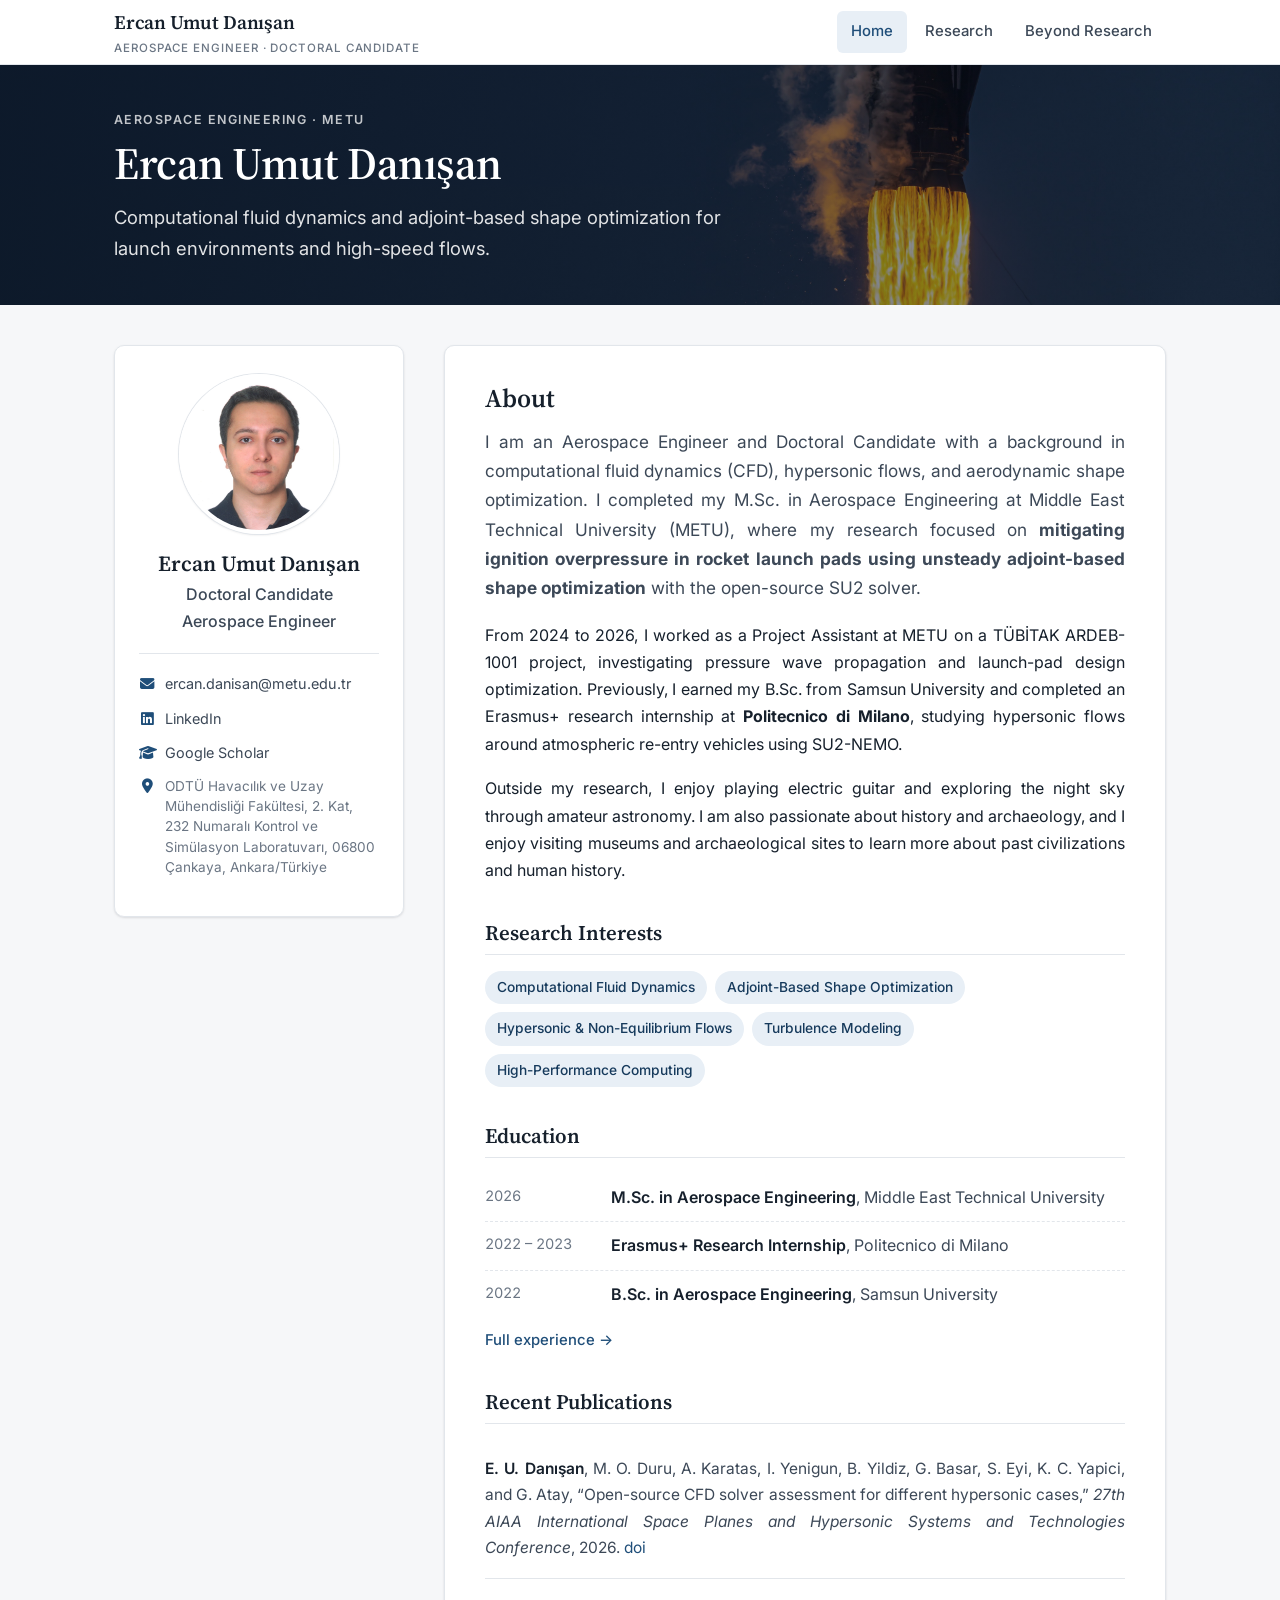
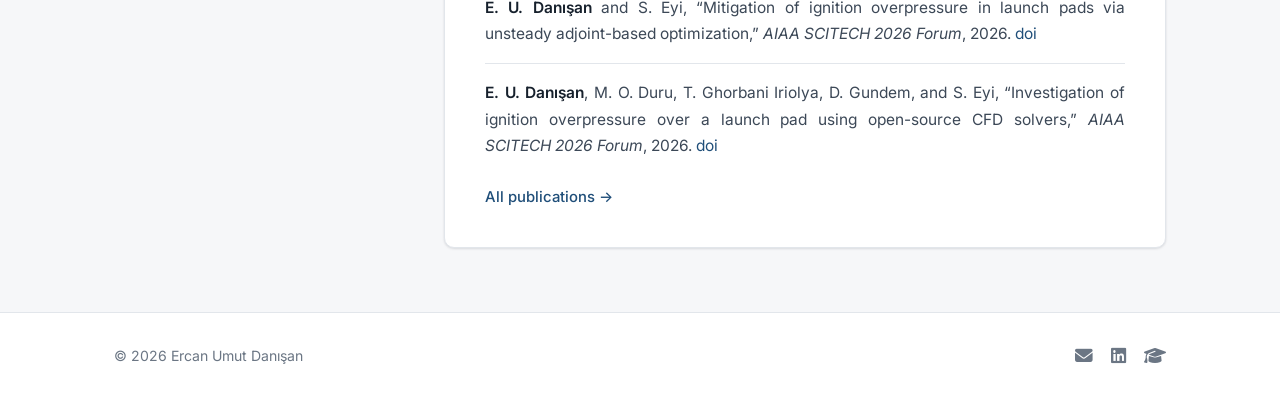
<file: index.html>
<!DOCTYPE html>
<html lang="en">

<head>
  <meta charset="UTF-8" />
  <meta name="viewport" content="width=device-width, initial-scale=1" />
  <title>Ercan Umut Danışan | Aerospace Engineer</title>
  <meta name="description" content="Personal portfolio of Ercan Umut Danışan, Aerospace Engineer and Doctoral Candidate." />
  <meta property="og:type" content="website" />
  <meta property="og:site_name" content="Ercan Umut Danışan" />
  <meta property="og:title" content="Ercan Umut Danışan | Aerospace Engineer" />
  <meta property="og:description" content="Personal portfolio of Ercan Umut Danışan, Aerospace Engineer and Doctoral Candidate." />
  <meta property="og:url" content="https://ercanumut60.github.io/" />
  <meta property="og:image" content="https://ercanumut60.github.io/style/og-image.jpg" />
  <meta property="og:image:width" content="1200" />
  <meta property="og:image:height" content="630" />
  <meta property="og:image:alt" content="Ercan Umut Danışan, Aerospace Engineer and Doctoral Candidate" />
  <meta name="twitter:card" content="summary_large_image" />
  <meta name="keywords" content="aerospace engineer, portfolio, Ercan Umut Danışan" />
  <link rel="preconnect" href="https://fonts.googleapis.com" />
  <link rel="preconnect" href="https://fonts.gstatic.com" crossorigin />
  <link rel="stylesheet" href="https://fonts.googleapis.com/css2?family=Inter:wght@400;500;600&family=Source+Serif+4:opsz,wght@8..60,600&display=swap" />
  <link rel="stylesheet" href="https://cdnjs.cloudflare.com/ajax/libs/font-awesome/6.4.0/css/all.min.css" />
  <link rel="stylesheet" href="style/style.css" />
  <link rel="icon" type="image/x-icon" href="favicon.ico" />
  <script src="style/banner.js"></script>
</head>

<body>
  <header class="site-header">
    <div class="container">
      <a class="brand" href="./">Ercan Umut Danışan<span>Aerospace Engineer &middot; Doctoral Candidate</span></a>
      <nav class="site-nav">
        <a href="./" class="active">Home</a>
        <a href="research.html">Research</a>
        <a href="interests.html">Beyond Research</a>
      </nav>
    </div>
  </header>

  <section class="hero" id="logo" data-banner="Merlin-1-X4-wide.jpg">
    <div class="container">
      <p class="eyebrow">Aerospace Engineering &middot; METU</p>
      <h1>Ercan Umut Danışan</h1>
      <p class="tagline">Computational fluid dynamics and adjoint-based shape optimization for launch environments and high-speed flows.</p>
    </div>
  </section>

  <main class="container layout home">
    <aside class="panel profile">
      <img src="personal_photos/biyometrik.jpg" alt="Ercan Umut Danışan" class="profile-photo" />
      <h2>Ercan Umut Danışan</h2>
      <p class="role">Doctoral Candidate<br />Aerospace Engineer</p>

      <ul class="contact-list">
        <li><i class="fa-solid fa-envelope"></i><a href="mailto:ercan.danisan@metu.edu.tr">ercan.danisan@metu.edu.tr</a></li>
        <li><i class="fab fa-linkedin"></i><a href="https://www.linkedin.com/in/ercanumutdanışan/">LinkedIn</a></li>
        <li><i class="fa-solid fa-graduation-cap"></i><a href="https://scholar.google.com/citations?user=Jy3HYMwAAAAJ">Google Scholar</a></li>
        <li><i class="fa-solid fa-location-dot"></i><span class="address">ODTÜ Havacılık ve Uzay Mühendisliği Fakültesi, 2. Kat, 232 Numaralı Kontrol ve Simülasyon Laboratuvarı, 06800 Çankaya, Ankara/Türkiye</span></li>
      </ul>
    </aside>

    <article class="panel">
      <h2>About</h2>
      <p class="lead">I am an Aerospace Engineer and Doctoral Candidate with a background in computational fluid dynamics (CFD), hypersonic flows, and aerodynamic shape optimization. I completed my M.Sc. in Aerospace Engineering at Middle East Technical University (METU), where my research focused on <strong>mitigating ignition overpressure in rocket launch pads using unsteady adjoint-based shape optimization</strong> with the open-source SU2 solver.</p>
      <p>From 2024 to 2026, I worked as a Project Assistant at METU on a TÜBİTAK ARDEB-1001 project, investigating pressure wave propagation and launch-pad design optimization. Previously, I earned my B.Sc. from Samsun University and completed an Erasmus+ research internship at <strong>Politecnico di Milano</strong>, studying hypersonic flows around atmospheric re-entry vehicles using SU2-NEMO.</p>
      <p>Outside my research, I enjoy playing electric guitar and exploring the night sky through amateur astronomy. I am also passionate about history and archaeology, and I enjoy visiting museums and archaeological sites to learn more about past civilizations and human history.</p>

      <section class="section">
        <h3 class="section-heading">Research Interests</h3>
        <ul class="tags">
          <li>Computational Fluid Dynamics</li>
          <li>Adjoint-Based Shape Optimization</li>
          <li>Hypersonic &amp; Non-Equilibrium Flows</li>
          <li>Turbulence Modeling</li>
          <li>High-Performance Computing</li>
        </ul>
      </section>

      <section class="section">
        <h3 class="section-heading">Education</h3>
        <ul class="timeline">
          <li><span class="when">2026</span><span class="what"><strong>M.Sc. in Aerospace Engineering</strong>, Middle East Technical University</span></li>
          <li><span class="when">2022 &ndash; 2023</span><span class="what"><strong>Erasmus+ Research Internship</strong>, Politecnico di Milano</span></li>
          <li><span class="when">2022</span><span class="what"><strong>B.Sc. in Aerospace Engineering</strong>, Samsun University</span></li>
        </ul>
        <a class="more-link" href="research/experience.html">Full experience &rarr;</a>
      </section>

      <section class="section">
        <h3 class="section-heading">Recent Publications</h3>
        <ul class="pub-list pub-compact">
          <li><span class="me">E. U. Danışan</span>, M. O. Duru, A. Karatas, I. Yenigun, B. Yildiz, G. Basar, S. Eyi, K. C. Yapici, and G. Atay, &ldquo;Open-source CFD solver assessment for different hypersonic cases,&rdquo; <em>27th AIAA International Space Planes and Hypersonic Systems and Technologies Conference</em>, 2026. <a href="https://doi.org/10.2514/6.2026-5129">doi</a></li>
          <li><span class="me">E. U. Danışan</span> and S. Eyi, &ldquo;Mitigation of ignition overpressure in launch pads via unsteady adjoint-based optimization,&rdquo; <em>AIAA SCITECH 2026 Forum</em>, 2026. <a href="https://doi.org/10.2514/6.2026-2297">doi</a></li>
          <li><span class="me">E. U. Danışan</span>, M. O. Duru, T. Ghorbani Iriolya, D. Gundem, and S. Eyi, &ldquo;Investigation of ignition overpressure over a launch pad using open-source CFD solvers,&rdquo; <em>AIAA SCITECH 2026 Forum</em>, 2026. <a href="https://doi.org/10.2514/6.2026-0509">doi</a></li>
        </ul>
        <a class="more-link" href="research/publications.html">All publications &rarr;</a>
      </section>
    </article>
  </main>

  <footer class="site-footer">
    <div class="container">
      <p>&copy; 2026 Ercan Umut Danışan</p>
      <div class="footer-links">
        <a href="mailto:ercan.danisan@metu.edu.tr" aria-label="Email"><i class="fa-solid fa-envelope"></i></a>
        <a href="https://www.linkedin.com/in/ercanumutdanışan/" aria-label="LinkedIn"><i class="fab fa-linkedin"></i></a>
        <a href="https://scholar.google.com/citations?user=Jy3HYMwAAAAJ" aria-label="Google Scholar"><i class="fa-solid fa-graduation-cap"></i></a>
      </div>
    </div>
  </footer>
</body>
</html>
</file>
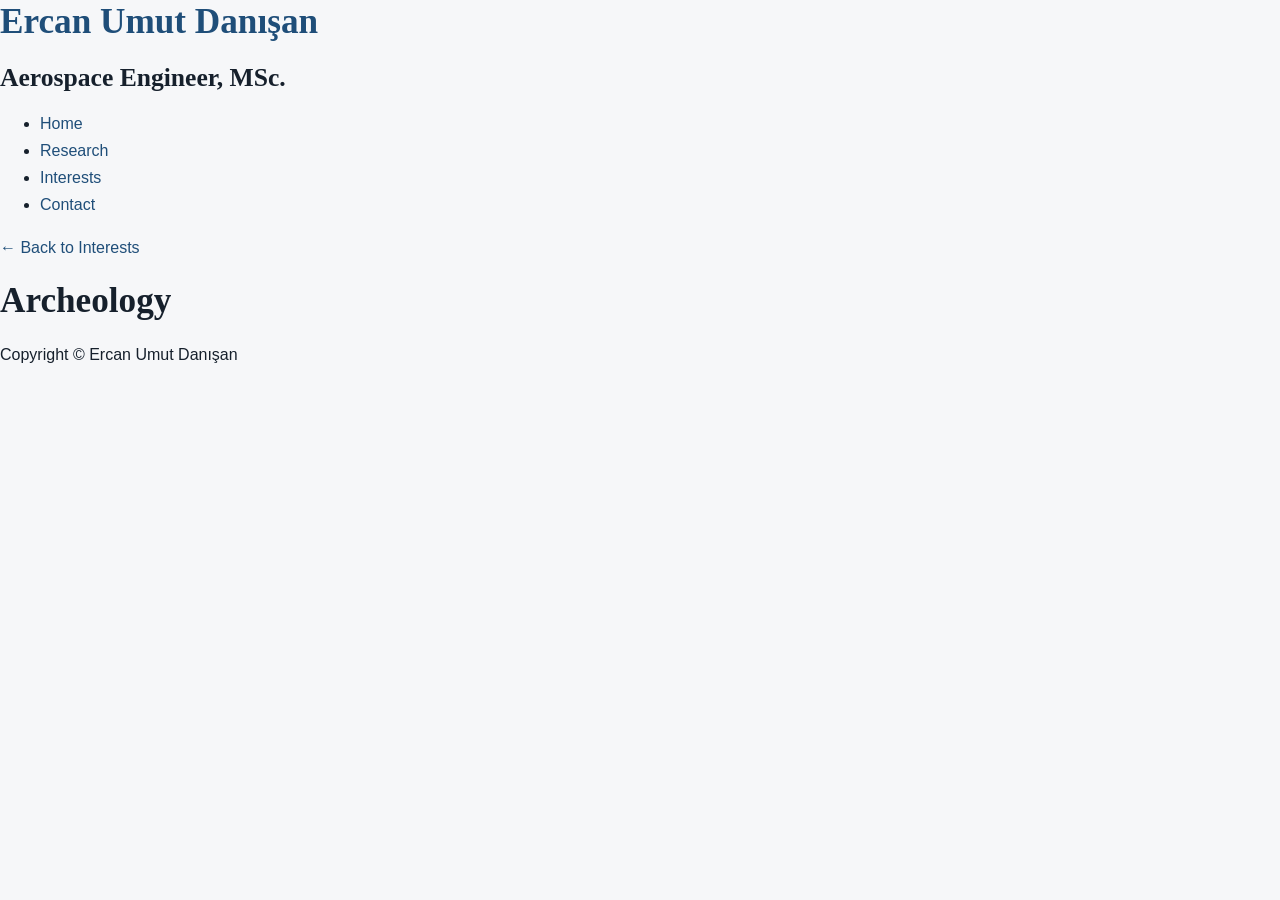
<file: archeology.html>
<!DOCTYPE HTML>
<html>

<head>
  <title>Ercan Umut Danışan | Archeology</title>
  <meta name="description" content="Archeology - Ercan Umut Danışan" />
  <meta name="keywords" content="aerospace engineer, archeology, Ercan Umut Danışan" />
  <meta http-equiv="content-type" content="text/html; charset=UTF-8" />
  <link rel="stylesheet" type="text/css" href="style/style.css" title="style" />
  <style>
    .sidebar { display: none; }
    #content { width: 100%; }
  </style>
</head>

<body>
  <div id="main">
    <div id="header">
      <div id="logo">
        <div id="logo_text">
          <h1><a href="index.html">Ercan Umut<span class="logo_colour"> Danışan</span></a></h1>
          <h2>Aerospace Engineer, MSc.</h2>
        </div>
      </div>
      <div id="menubar">
        <ul id="menu">
          <li><a href="index.html">Home</a></li>
          <li><a href="research.html">Research</a></li>
          <li class="selected"><a href="interests.html">Interests</a></li>
          <li><a href="contact.html">Contact</a></li>
        </ul>
      </div>
    </div>
    <div id="site_content">
      <div id="content">
        <p><a href="interests.html">&larr; Back to Interests</a></p>
        <h1>Archeology</h1>
        <p><!-- [TODO] Write about your archeology interest here. --></p>
      </div>
    </div>
    <div id="footer">
      Copyright &copy; Ercan Umut Danışan
    </div>
  </div>
</body>
</html>
</file>
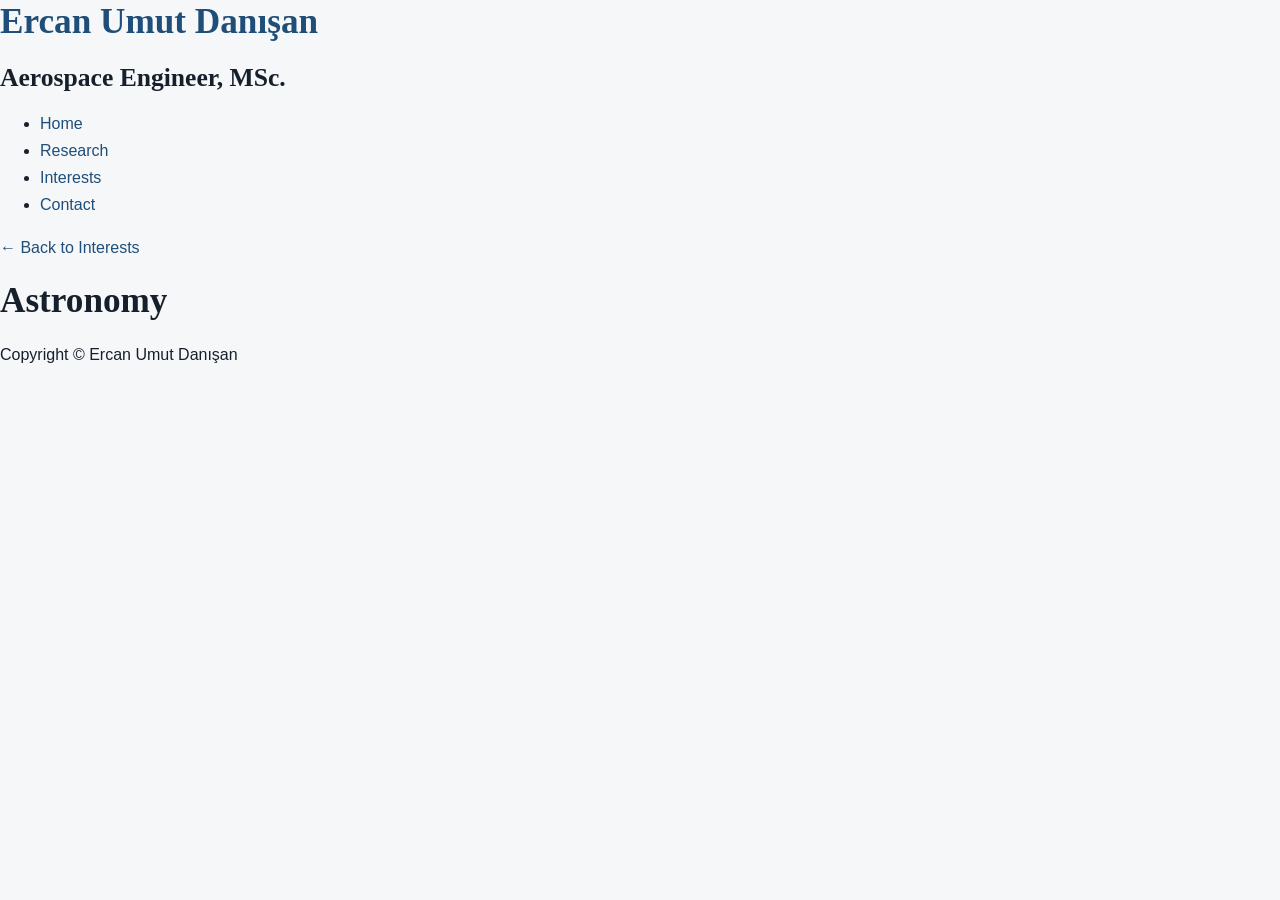
<file: astronomy.html>
<!DOCTYPE HTML>
<html>

<head>
  <title>Ercan Umut Danışan | Astronomy</title>
  <meta name="description" content="Astronomy - Ercan Umut Danışan" />
  <meta name="keywords" content="aerospace engineer, astronomy, Ercan Umut Danışan" />
  <meta http-equiv="content-type" content="text/html; charset=UTF-8" />
  <link rel="stylesheet" type="text/css" href="style/style.css" title="style" />
  <style>
    .sidebar { display: none; }
    #content { width: 100%; }
  </style>
</head>

<body>
  <div id="main">
    <div id="header">
      <div id="logo">
        <div id="logo_text">
          <h1><a href="index.html">Ercan Umut<span class="logo_colour"> Danışan</span></a></h1>
          <h2>Aerospace Engineer, MSc.</h2>
        </div>
      </div>
      <div id="menubar">
        <ul id="menu">
          <li><a href="index.html">Home</a></li>
          <li><a href="research.html">Research</a></li>
          <li class="selected"><a href="interests.html">Interests</a></li>
          <li><a href="contact.html">Contact</a></li>
        </ul>
      </div>
    </div>
    <div id="site_content">
      <div id="content">
        <p><a href="interests.html">&larr; Back to Interests</a></p>
        <h1>Astronomy</h1>
        <p><!-- [TODO] Write about your astronomy interest here. --></p>
      </div>
    </div>
    <div id="footer">
      Copyright &copy; Ercan Umut Danışan
    </div>
  </div>
</body>
</html>
</file>
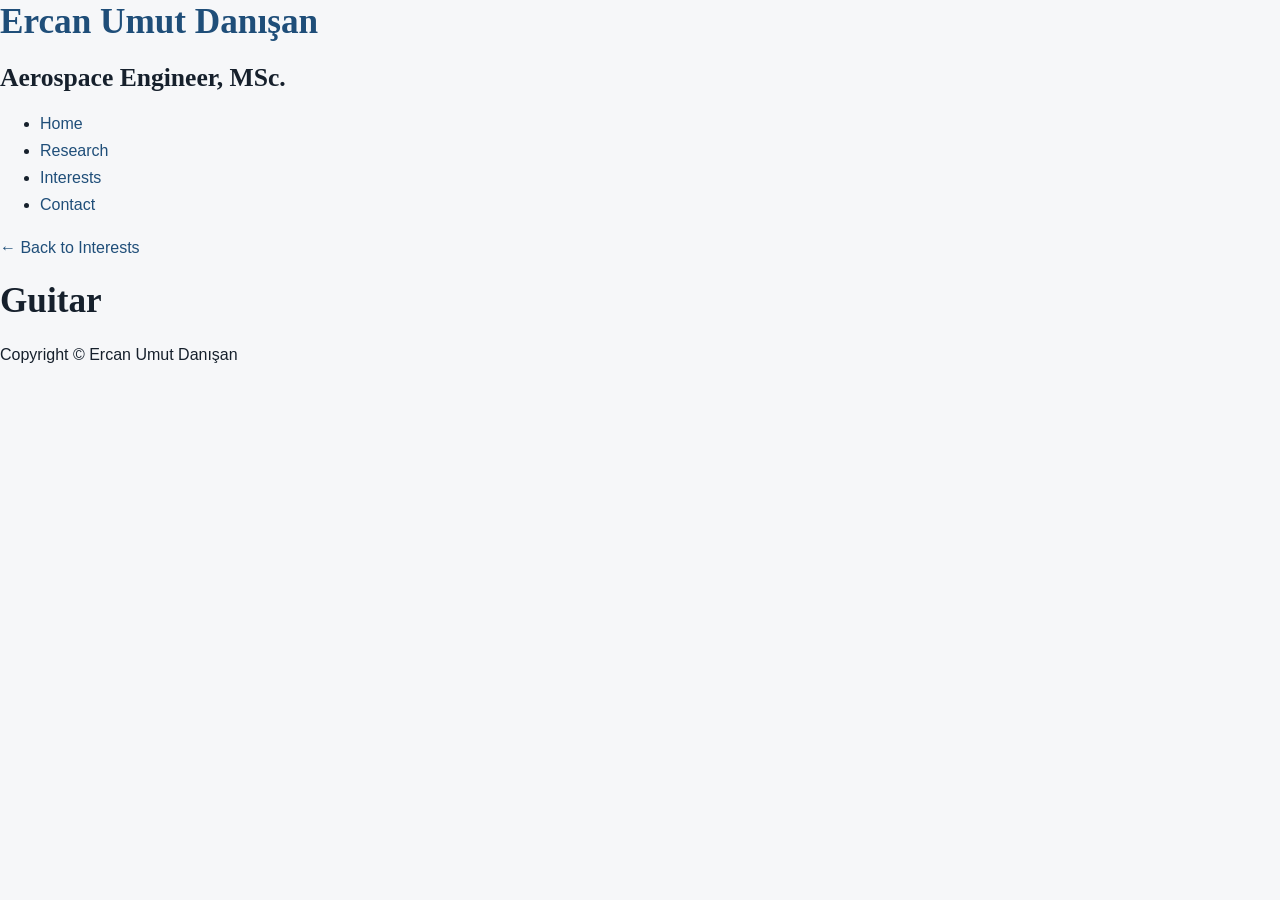
<file: guitar.html>
<!DOCTYPE HTML>
<html>

<head>
  <title>Ercan Umut Danışan | Guitar</title>
  <meta name="description" content="Guitar - Ercan Umut Danışan" />
  <meta name="keywords" content="aerospace engineer, guitar, Ercan Umut Danışan" />
  <meta http-equiv="content-type" content="text/html; charset=UTF-8" />
  <link rel="stylesheet" type="text/css" href="style/style.css" title="style" />
  <style>
    .sidebar { display: none; }
    #content { width: 100%; }
  </style>
</head>

<body>
  <div id="main">
    <div id="header">
      <div id="logo">
        <div id="logo_text">
          <h1><a href="index.html">Ercan Umut<span class="logo_colour"> Danışan</span></a></h1>
          <h2>Aerospace Engineer, MSc.</h2>
        </div>
      </div>
      <div id="menubar">
        <ul id="menu">
          <li><a href="index.html">Home</a></li>
          <li><a href="research.html">Research</a></li>
          <li class="selected"><a href="interests.html">Interests</a></li>
          <li><a href="contact.html">Contact</a></li>
        </ul>
      </div>
    </div>
    <div id="site_content">
      <div id="content">
        <p><a href="interests.html">&larr; Back to Interests</a></p>
        <h1>Guitar</h1>
        <p><!-- [TODO] Write about your guitar interest here. --></p>
      </div>
    </div>
    <div id="footer">
      Copyright &copy; Ercan Umut Danışan
    </div>
  </div>
</body>
</html>
</file>
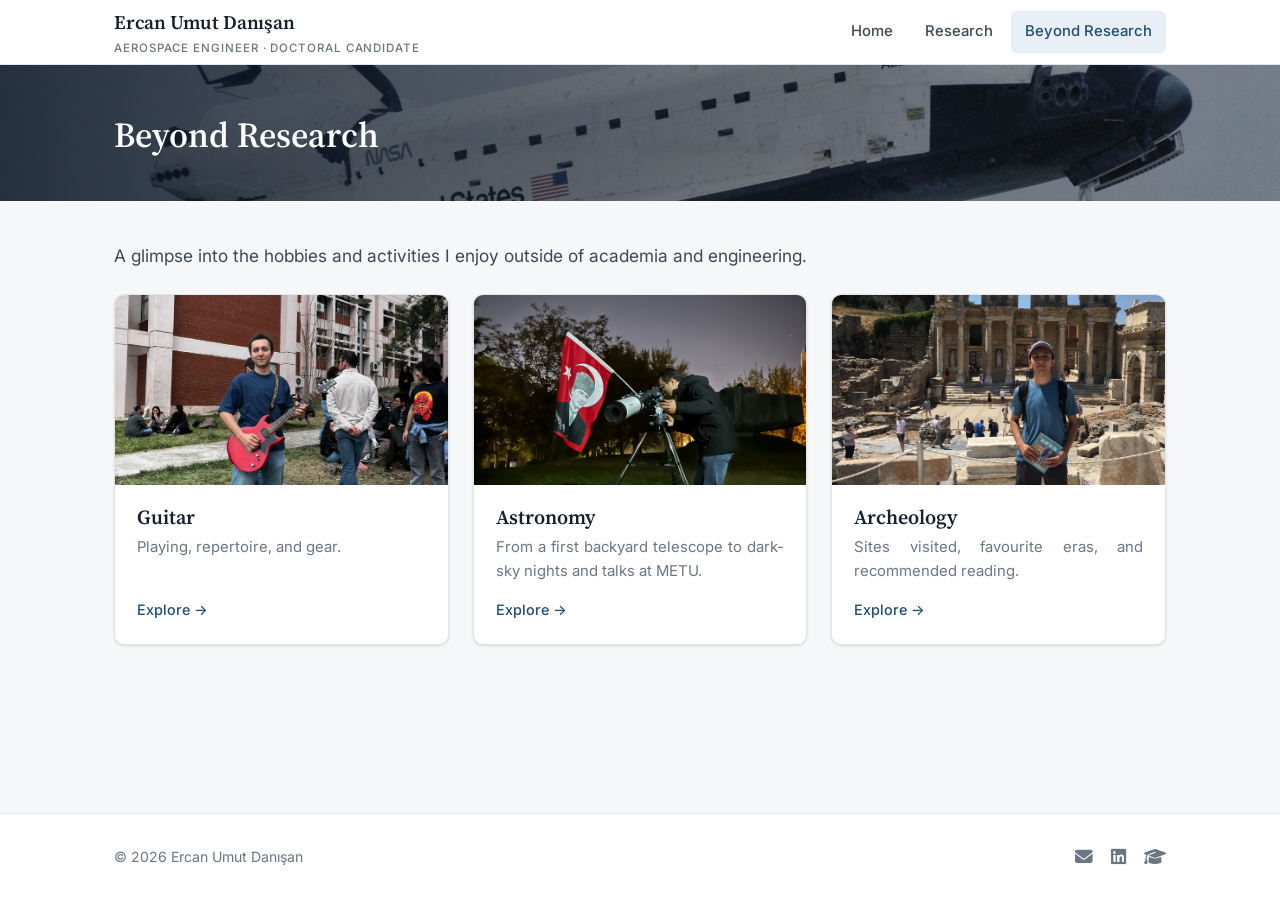
<file: interests.html>
<!DOCTYPE html>
<html lang="en">

<head>
  <meta charset="UTF-8" />
  <meta name="viewport" content="width=device-width, initial-scale=1" />
  <title>Ercan Umut Danışan | Beyond Research</title>
  <meta name="description" content="Hobbies and activities of Ercan Umut Danışan beyond research" />
  <meta property="og:type" content="website" />
  <meta property="og:site_name" content="Ercan Umut Danışan" />
  <meta property="og:title" content="Ercan Umut Danışan | Beyond Research" />
  <meta property="og:description" content="Hobbies and activities of Ercan Umut Danışan beyond research" />
  <meta property="og:url" content="https://ercanumut60.github.io/interests.html" />
  <meta property="og:image" content="https://ercanumut60.github.io/style/og-image.jpg" />
  <meta property="og:image:width" content="1200" />
  <meta property="og:image:height" content="630" />
  <meta property="og:image:alt" content="Ercan Umut Danışan, Aerospace Engineer and Doctoral Candidate" />
  <meta name="twitter:card" content="summary_large_image" />
  <meta name="keywords" content="aerospace engineer, hobbies, beyond research, Ercan Umut Danışan" />
  <link rel="preconnect" href="https://fonts.googleapis.com" />
  <link rel="preconnect" href="https://fonts.gstatic.com" crossorigin />
  <link rel="stylesheet" href="https://fonts.googleapis.com/css2?family=Inter:wght@400;500;600&family=Source+Serif+4:opsz,wght@8..60,600&display=swap" />
  <link rel="stylesheet" href="https://cdnjs.cloudflare.com/ajax/libs/font-awesome/6.4.0/css/all.min.css" />
  <link rel="stylesheet" href="style/style.css" />
  <link rel="icon" type="image/x-icon" href="favicon.ico" />
  <script src="style/banner.js"></script>
</head>

<body>
  <header class="site-header">
    <div class="container">
      <a class="brand" href="./">Ercan Umut Danışan<span>Aerospace Engineer &middot; Doctoral Candidate</span></a>
      <nav class="site-nav">
        <a href="./">Home</a>
        <a href="research.html">Research</a>
        <a href="interests.html" class="active">Beyond Research</a>
      </nav>
    </div>
  </header>

  <section class="page-hero" id="logo">
    <div class="container">
      <h1>Beyond Research</h1>
    </div>
  </section>

  <main class="container layout single">
    <div>
      <p class="lead">A glimpse into the hobbies and activities I enjoy outside of academia and engineering.</p>
      <div class="cards">

        <a href="interests/guitar.html" class="card">
          <img src="interests/pictures/guitar/guitar.JPEG" alt="Guitar" />
          <div class="card-body">
            <h2>Guitar</h2>
            <p>Playing, repertoire, and gear.</p>
            <span class="card-link">Explore &rarr;</span>
          </div>
        </a>

        <a href="interests/astronomy.html" class="card">
          <img src="interests/pictures/astronomy/astronomy.JPEG" alt="Astronomy" />
          <div class="card-body">
            <h2>Astronomy</h2>
            <p>From a first backyard telescope to dark-sky nights and talks at METU.</p>
            <span class="card-link">Explore &rarr;</span>
          </div>
        </a>

        <a href="interests/archeology.html" class="card">
          <img src="interests/pictures/archeology/archeology.JPEG" alt="Archeology" />
          <div class="card-body">
            <h2>Archeology</h2>
            <p>Sites visited, favourite eras, and recommended reading.</p>
            <span class="card-link">Explore &rarr;</span>
          </div>
        </a>

      </div>
    </div>
  </main>

  <footer class="site-footer">
    <div class="container">
      <p>&copy; 2026 Ercan Umut Danışan</p>
      <div class="footer-links">
        <a href="mailto:ercan.danisan@metu.edu.tr" aria-label="Email"><i class="fa-solid fa-envelope"></i></a>
        <a href="https://www.linkedin.com/in/ercanumutdanışan/" aria-label="LinkedIn"><i class="fab fa-linkedin"></i></a>
        <a href="https://scholar.google.com/citations?user=Jy3HYMwAAAAJ" aria-label="Google Scholar"><i class="fa-solid fa-graduation-cap"></i></a>
      </div>
    </div>
  </footer>
</body>
</html>
</file>
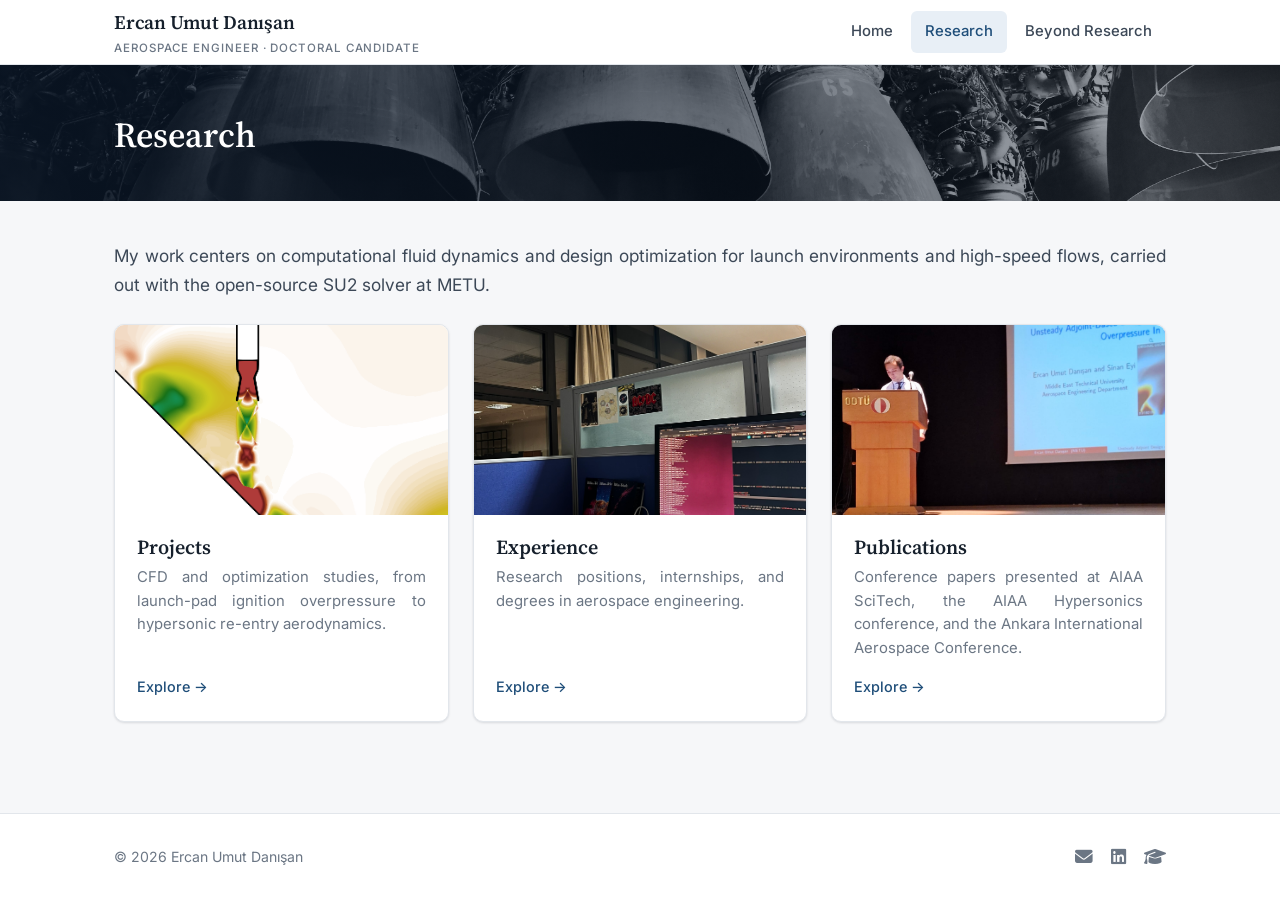
<file: research.html>
<!DOCTYPE html>
<html lang="en">

<head>
  <meta charset="UTF-8" />
  <meta name="viewport" content="width=device-width, initial-scale=1" />
  <title>Ercan Umut Danışan | Research</title>
  <meta name="description" content="Research by Ercan Umut Danışan" />
  <meta property="og:type" content="website" />
  <meta property="og:site_name" content="Ercan Umut Danışan" />
  <meta property="og:title" content="Ercan Umut Danışan | Research" />
  <meta property="og:description" content="Research by Ercan Umut Danışan" />
  <meta property="og:url" content="https://ercanumut60.github.io/research.html" />
  <meta property="og:image" content="https://ercanumut60.github.io/style/og-image.jpg" />
  <meta property="og:image:width" content="1200" />
  <meta property="og:image:height" content="630" />
  <meta property="og:image:alt" content="Ercan Umut Danışan, Aerospace Engineer and Doctoral Candidate" />
  <meta name="twitter:card" content="summary_large_image" />
  <meta name="keywords" content="aerospace engineer, research, Ercan Umut Danışan" />
  <link rel="preconnect" href="https://fonts.googleapis.com" />
  <link rel="preconnect" href="https://fonts.gstatic.com" crossorigin />
  <link rel="stylesheet" href="https://fonts.googleapis.com/css2?family=Inter:wght@400;500;600&family=Source+Serif+4:opsz,wght@8..60,600&display=swap" />
  <link rel="stylesheet" href="https://cdnjs.cloudflare.com/ajax/libs/font-awesome/6.4.0/css/all.min.css" />
  <link rel="stylesheet" href="style/style.css" />
  <link rel="icon" type="image/x-icon" href="favicon.ico" />
  <script src="style/banner.js"></script>
</head>

<body>
  <header class="site-header">
    <div class="container">
      <a class="brand" href="./">Ercan Umut Danışan<span>Aerospace Engineer &middot; Doctoral Candidate</span></a>
      <nav class="site-nav">
        <a href="./">Home</a>
        <a href="research.html" class="active">Research</a>
        <a href="interests.html">Beyond Research</a>
      </nav>
    </div>
  </header>

  <section class="page-hero" id="logo">
    <div class="container">
      <h1>Research</h1>
    </div>
  </section>

  <main class="container layout single">
    <div>
      <p class="lead">My work centers on computational fluid dynamics and design optimization for launch environments and high-speed flows, carried out with the open-source SU2 solver at METU.</p>
      <div class="cards">

        <a href="research/projects.html" class="card">
          <img src="research/pictures/contour.png" alt="Projects" />
          <div class="card-body">
            <h2>Projects</h2>
            <p>CFD and optimization studies, from launch-pad ignition overpressure to hypersonic re-entry aerodynamics.</p>
            <span class="card-link">Explore &rarr;</span>
          </div>
        </a>

        <a href="research/experience.html" class="card">
          <img src="research/pictures/desk.JPEG" alt="Experience" />
          <div class="card-body">
            <h2>Experience</h2>
            <p>Research positions, internships, and degrees in aerospace engineering.</p>
            <span class="card-link">Explore &rarr;</span>
          </div>
        </a>

        <a href="research/publications.html" class="card">
          <img src="research/pictures/aiac.JPEG" alt="Publications" />
          <div class="card-body">
            <h2>Publications</h2>
            <p>Conference papers presented at AIAA SciTech, the AIAA Hypersonics conference, and the Ankara International Aerospace Conference.</p>
            <span class="card-link">Explore &rarr;</span>
          </div>
        </a>

      </div>
    </div>
  </main>

  <footer class="site-footer">
    <div class="container">
      <p>&copy; 2026 Ercan Umut Danışan</p>
      <div class="footer-links">
        <a href="mailto:ercan.danisan@metu.edu.tr" aria-label="Email"><i class="fa-solid fa-envelope"></i></a>
        <a href="https://www.linkedin.com/in/ercanumutdanışan/" aria-label="LinkedIn"><i class="fab fa-linkedin"></i></a>
        <a href="https://scholar.google.com/citations?user=Jy3HYMwAAAAJ" aria-label="Google Scholar"><i class="fa-solid fa-graduation-cap"></i></a>
      </div>
    </div>
  </footer>
</body>
</html>
</file>
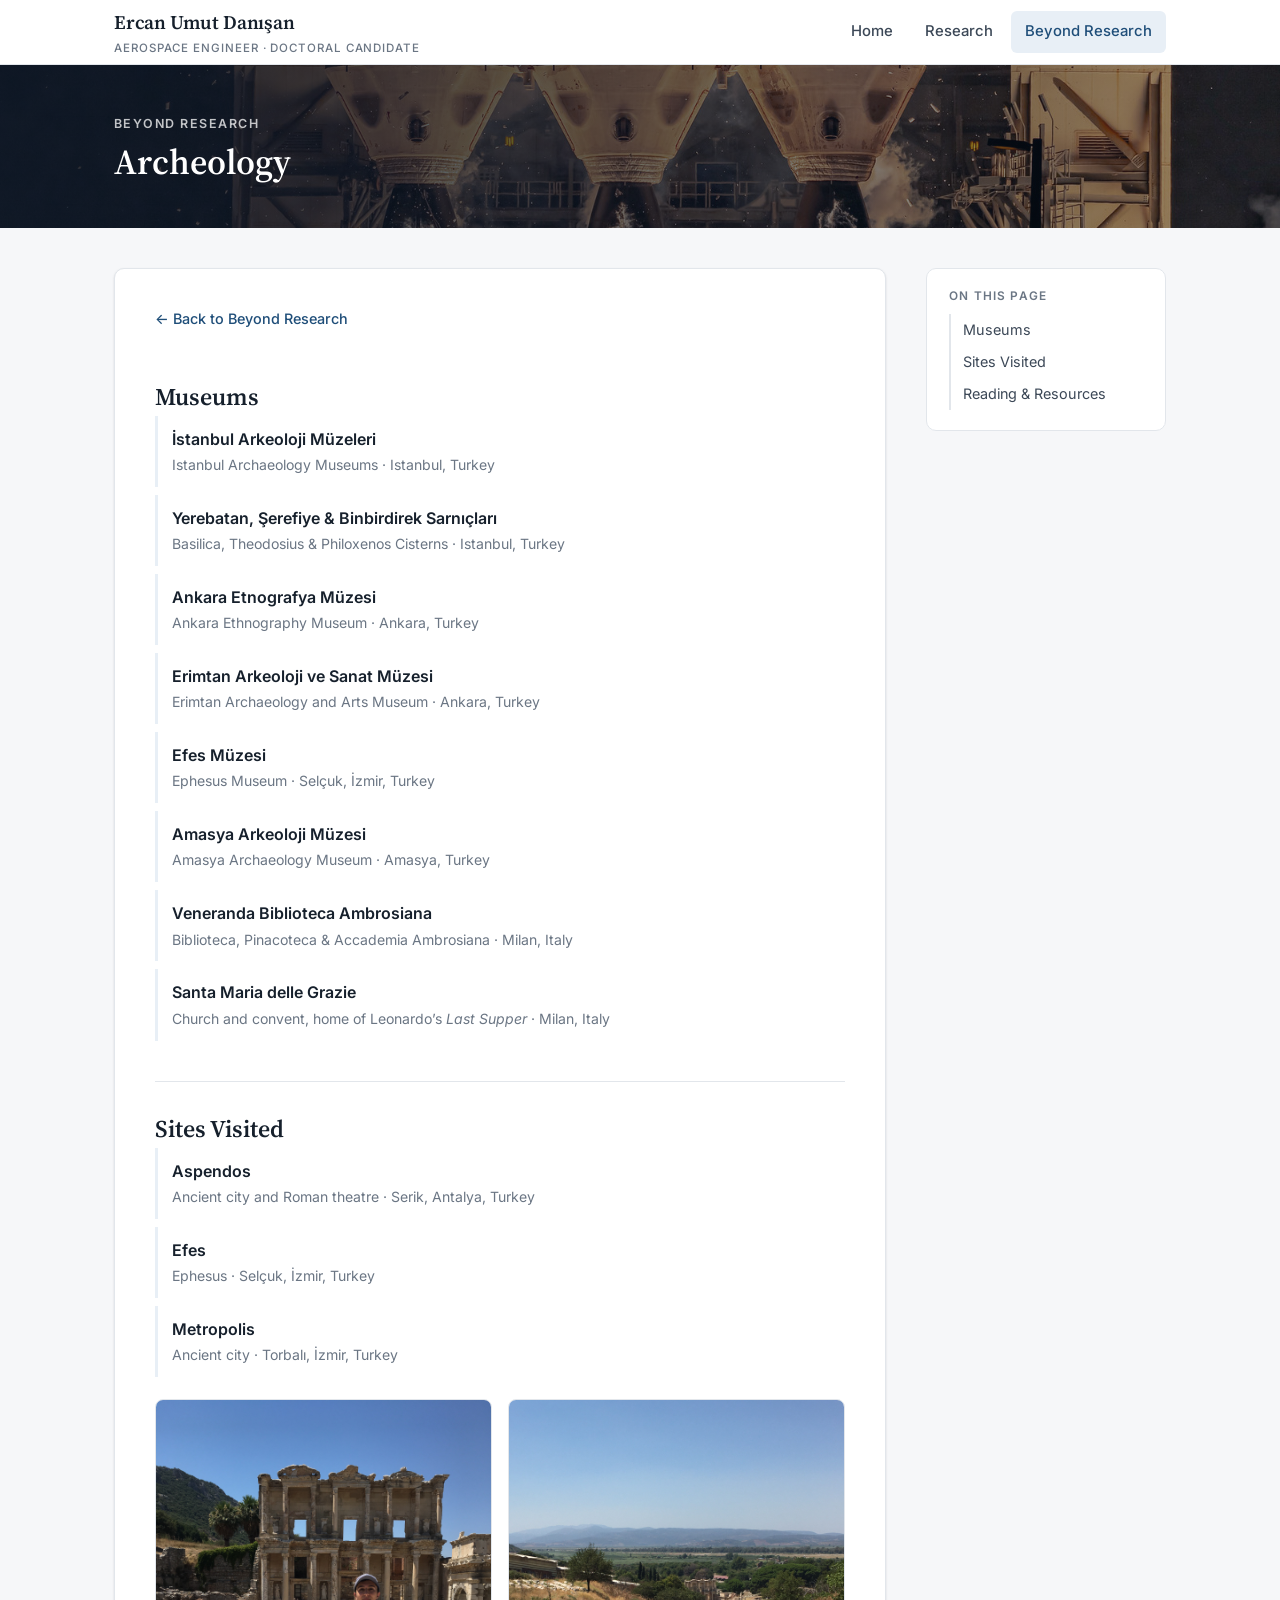
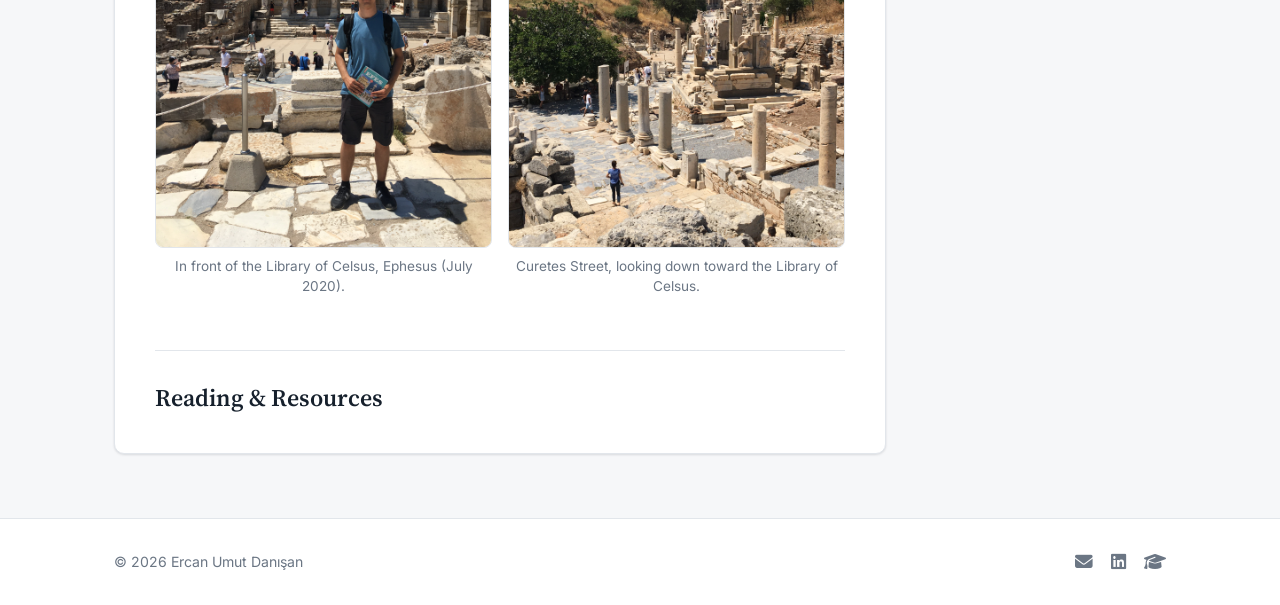
<file: interests/archeology.html>
<!DOCTYPE html>
<html lang="en">

<head>
  <meta charset="UTF-8" />
  <meta name="viewport" content="width=device-width, initial-scale=1" />
  <title>Ercan Umut Danışan | Archeology</title>
  <meta name="description" content="Archeology - Ercan Umut Danışan" />
  <meta property="og:type" content="website" />
  <meta property="og:site_name" content="Ercan Umut Danışan" />
  <meta property="og:title" content="Ercan Umut Danışan | Archeology" />
  <meta property="og:description" content="Archeology - Ercan Umut Danışan" />
  <meta property="og:url" content="https://ercanumut60.github.io/interests/archeology.html" />
  <meta property="og:image" content="https://ercanumut60.github.io/style/og-image.jpg" />
  <meta property="og:image:width" content="1200" />
  <meta property="og:image:height" content="630" />
  <meta property="og:image:alt" content="Ercan Umut Danışan, Aerospace Engineer and Doctoral Candidate" />
  <meta name="twitter:card" content="summary_large_image" />
  <meta name="keywords" content="aerospace engineer, archeology, Ercan Umut Danışan" />
  <link rel="preconnect" href="https://fonts.googleapis.com" />
  <link rel="preconnect" href="https://fonts.gstatic.com" crossorigin />
  <link rel="stylesheet" href="https://fonts.googleapis.com/css2?family=Inter:wght@400;500;600&family=Source+Serif+4:opsz,wght@8..60,600&display=swap" />
  <link rel="stylesheet" href="https://cdnjs.cloudflare.com/ajax/libs/font-awesome/6.4.0/css/all.min.css" />
  <link rel="stylesheet" href="../style/style.css" />
  <link rel="icon" type="image/x-icon" href="../favicon.ico" />
  <script src="../style/banner.js"></script>
</head>

<body>
  <header class="site-header">
    <div class="container">
      <a class="brand" href="../">Ercan Umut Danışan<span>Aerospace Engineer &middot; Doctoral Candidate</span></a>
      <nav class="site-nav">
        <a href="../">Home</a>
        <a href="../research.html">Research</a>
        <a href="../interests.html" class="active">Beyond Research</a>
      </nav>
    </div>
  </header>

  <section class="page-hero" id="logo">
    <div class="container">
      <p class="eyebrow"><a href="../interests.html">Beyond Research</a></p>
      <h1>Archeology</h1>
    </div>
  </section>

  <main class="container layout">
    <article class="panel">
      <a class="back-link" href="../interests.html">&larr; Back to Beyond Research</a>

        <p class="lead"><!-- [TODO] Short intro paragraph about your archeology interest. --></p>

        <!-- ========================= MUSEUMS ========================= -->
        <section id="museums" class="project">
          <h2 class="project-title">Museums</h2>

          <ul class="place-list">
            <li>
              <span class="place-name">İstanbul Arkeoloji Müzeleri</span>
              <span class="place-meta">Istanbul Archaeology Museums &middot; Istanbul, Turkey</span>
            </li>
            <li>
              <span class="place-name">Yerebatan, Şerefiye &amp; Binbirdirek Sarnıçları</span>
              <span class="place-meta">Basilica, Theodosius &amp; Philoxenos Cisterns &middot; Istanbul, Turkey</span>
            </li>
            <li>
              <span class="place-name">Ankara Etnografya Müzesi</span>
              <span class="place-meta">Ankara Ethnography Museum &middot; Ankara, Turkey</span>
            </li>
            <li>
              <span class="place-name">Erimtan Arkeoloji ve Sanat Müzesi</span>
              <span class="place-meta">Erimtan Archaeology and Arts Museum &middot; Ankara, Turkey</span>
            </li>
            <li>
              <span class="place-name">Efes Müzesi</span>
              <span class="place-meta">Ephesus Museum &middot; Selçuk, İzmir, Turkey</span>
            </li>
            <li>
              <span class="place-name">Amasya Arkeoloji Müzesi</span>
              <span class="place-meta">Amasya Archaeology Museum &middot; Amasya, Turkey</span>
            </li>
            <li>
              <span class="place-name">Veneranda Biblioteca Ambrosiana</span>
              <span class="place-meta">Biblioteca, Pinacoteca &amp; Accademia Ambrosiana &middot; Milan, Italy</span>
            </li>
            <li>
              <span class="place-name">Santa Maria delle Grazie</span>
              <span class="place-meta">Church and convent, home of Leonardo&rsquo;s <em>Last Supper</em> &middot; Milan, Italy</span>
            </li>
          </ul>

          <p><!-- [TODO] A couple of sentences about the museums. --></p>
        </section>

        <!-- ========================= SITES ========================= -->
        <section id="sites" class="project">
          <h2 class="project-title">Sites Visited</h2>

          <ul class="place-list">
            <li>
              <span class="place-name">Aspendos</span>
              <span class="place-meta">Ancient city and Roman theatre &middot; Serik, Antalya, Turkey</span>
            </li>
            <li>
              <span class="place-name">Efes</span>
              <span class="place-meta">Ephesus &middot; Selçuk, İzmir, Turkey</span>
            </li>
            <li>
              <span class="place-name">Metropolis</span>
              <span class="place-meta">Ancient city &middot; Torbalı, İzmir, Turkey</span>
            </li>
          </ul>

          <p><!-- [TODO] A couple of sentences about the sites. --></p>

          <div class="figure-row">
            <figure class="figure">
              <img src="pictures/archeology/archeology.JPEG" alt="Ercan Umut Danışan in front of the Library of Celsus in Ephesus" />
              <figcaption>In front of the Library of Celsus, Ephesus (July 2020).</figcaption>
            </figure>
            <figure class="figure">
              <img src="pictures/archeology/efes.JPEG" alt="Curetes Street in Ephesus, looking down toward the Library of Celsus" />
              <figcaption>Curetes Street, looking down toward the Library of Celsus.</figcaption>
            </figure>
          </div>
        </section>

        <!-- ========================= READING ========================= -->
        <section id="reading" class="project">
          <h2 class="project-title">Reading &amp; Resources</h2>
          <p class="project-meta"><!-- [TODO] Books, journals, documentaries --></p>

          <p><!-- [TODO] Notable books, papers, or documentaries you'd recommend. --></p>
        </section>
    </article>

    <aside class="toc">
      <h3>On this page</h3>
      <ul>
          <li><a href="#museums">Museums</a></li>
          <li><a href="#sites">Sites Visited</a></li>
          <li><a href="#reading">Reading &amp; Resources</a></li>
      </ul>
    </aside>
  </main>

  <footer class="site-footer">
    <div class="container">
      <p>&copy; 2026 Ercan Umut Danışan</p>
      <div class="footer-links">
        <a href="mailto:ercan.danisan@metu.edu.tr" aria-label="Email"><i class="fa-solid fa-envelope"></i></a>
        <a href="https://www.linkedin.com/in/ercanumutdanışan/" aria-label="LinkedIn"><i class="fab fa-linkedin"></i></a>
        <a href="https://scholar.google.com/citations?user=Jy3HYMwAAAAJ" aria-label="Google Scholar"><i class="fa-solid fa-graduation-cap"></i></a>
      </div>
    </div>
  </footer>
</body>
</html>
</file>
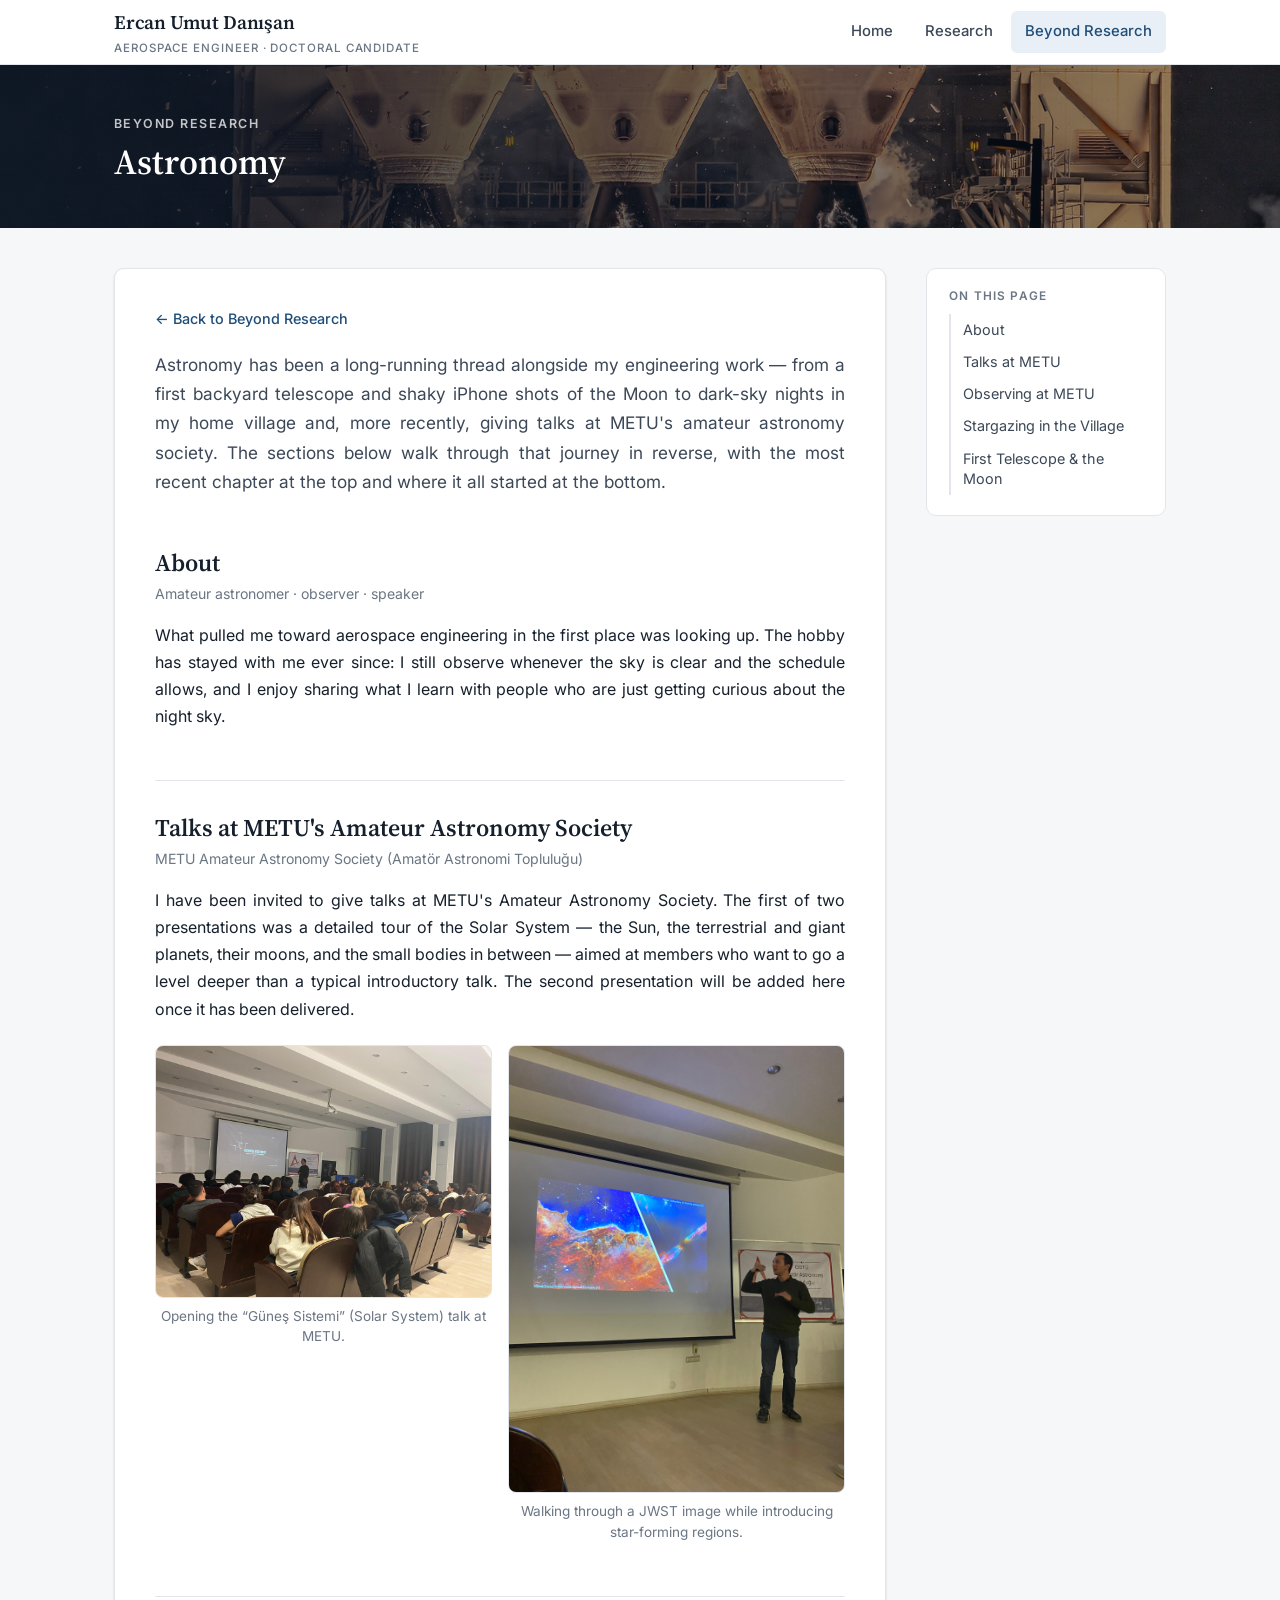
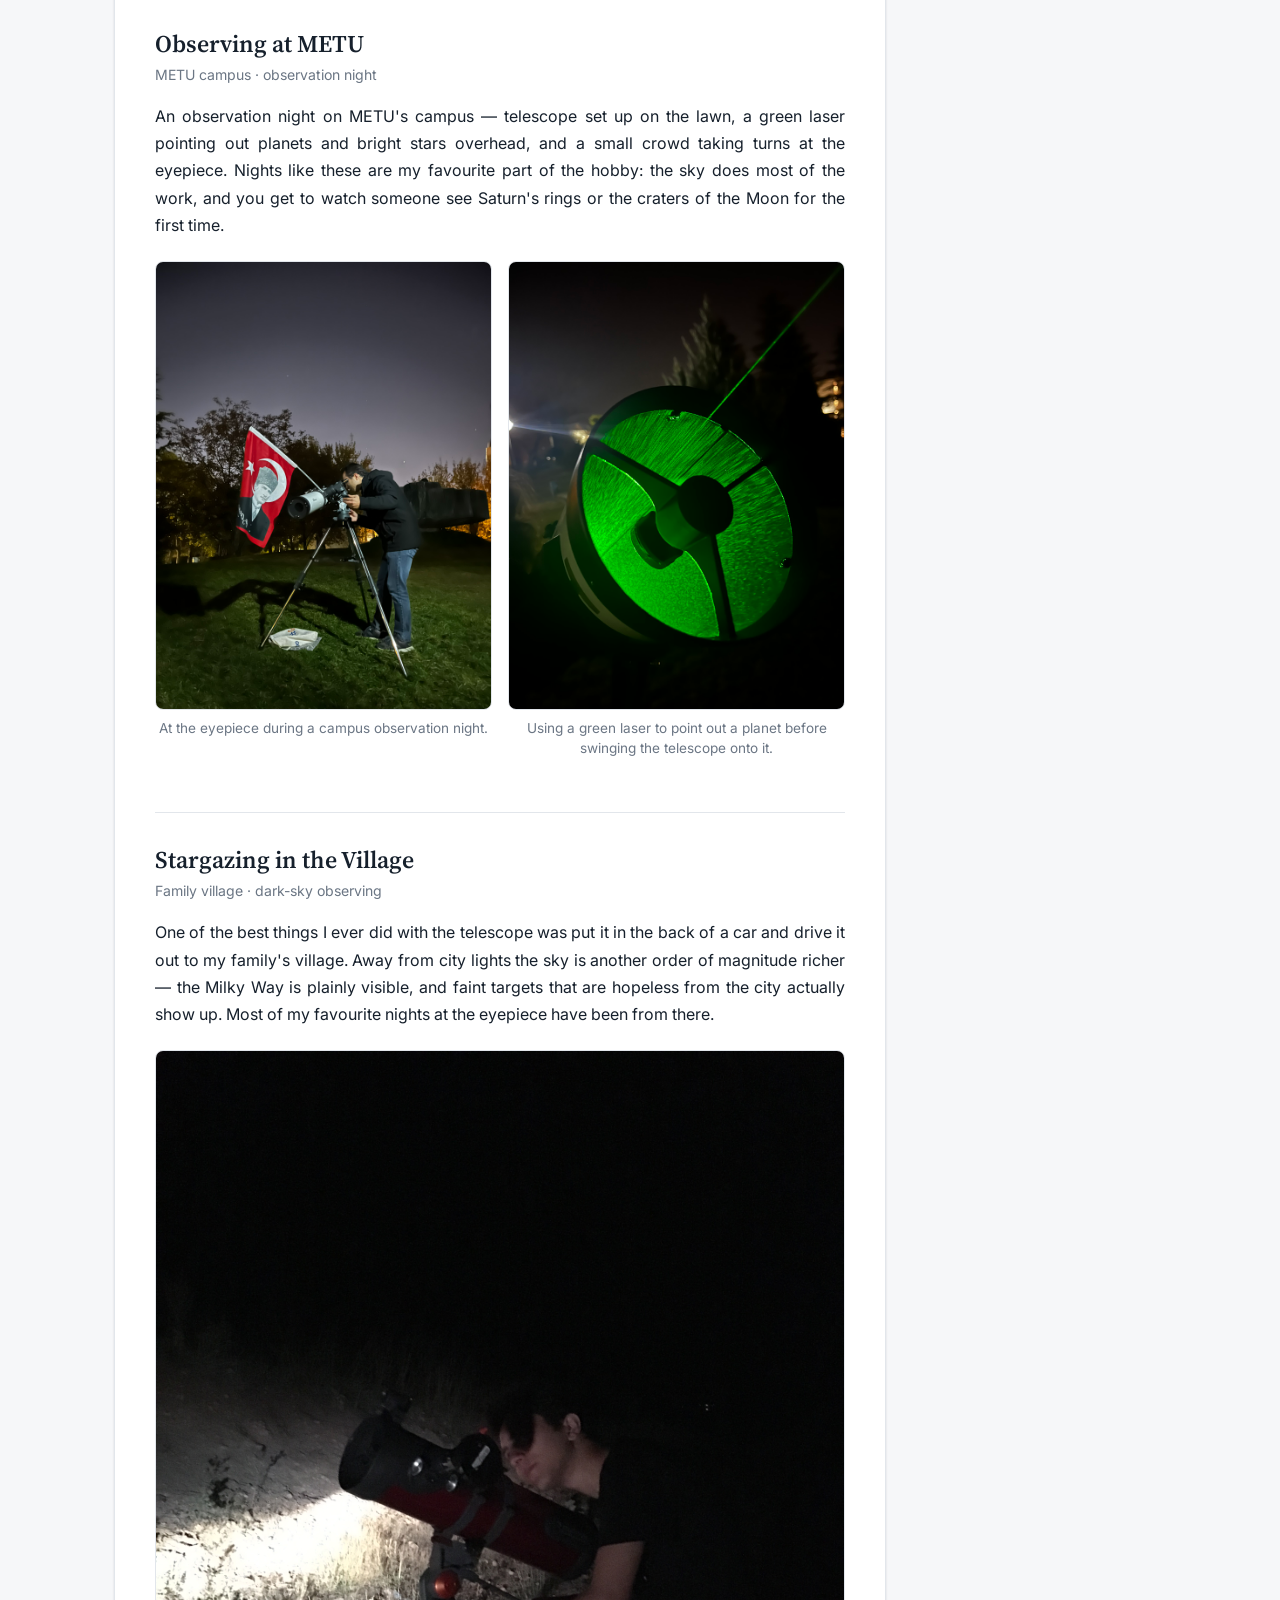
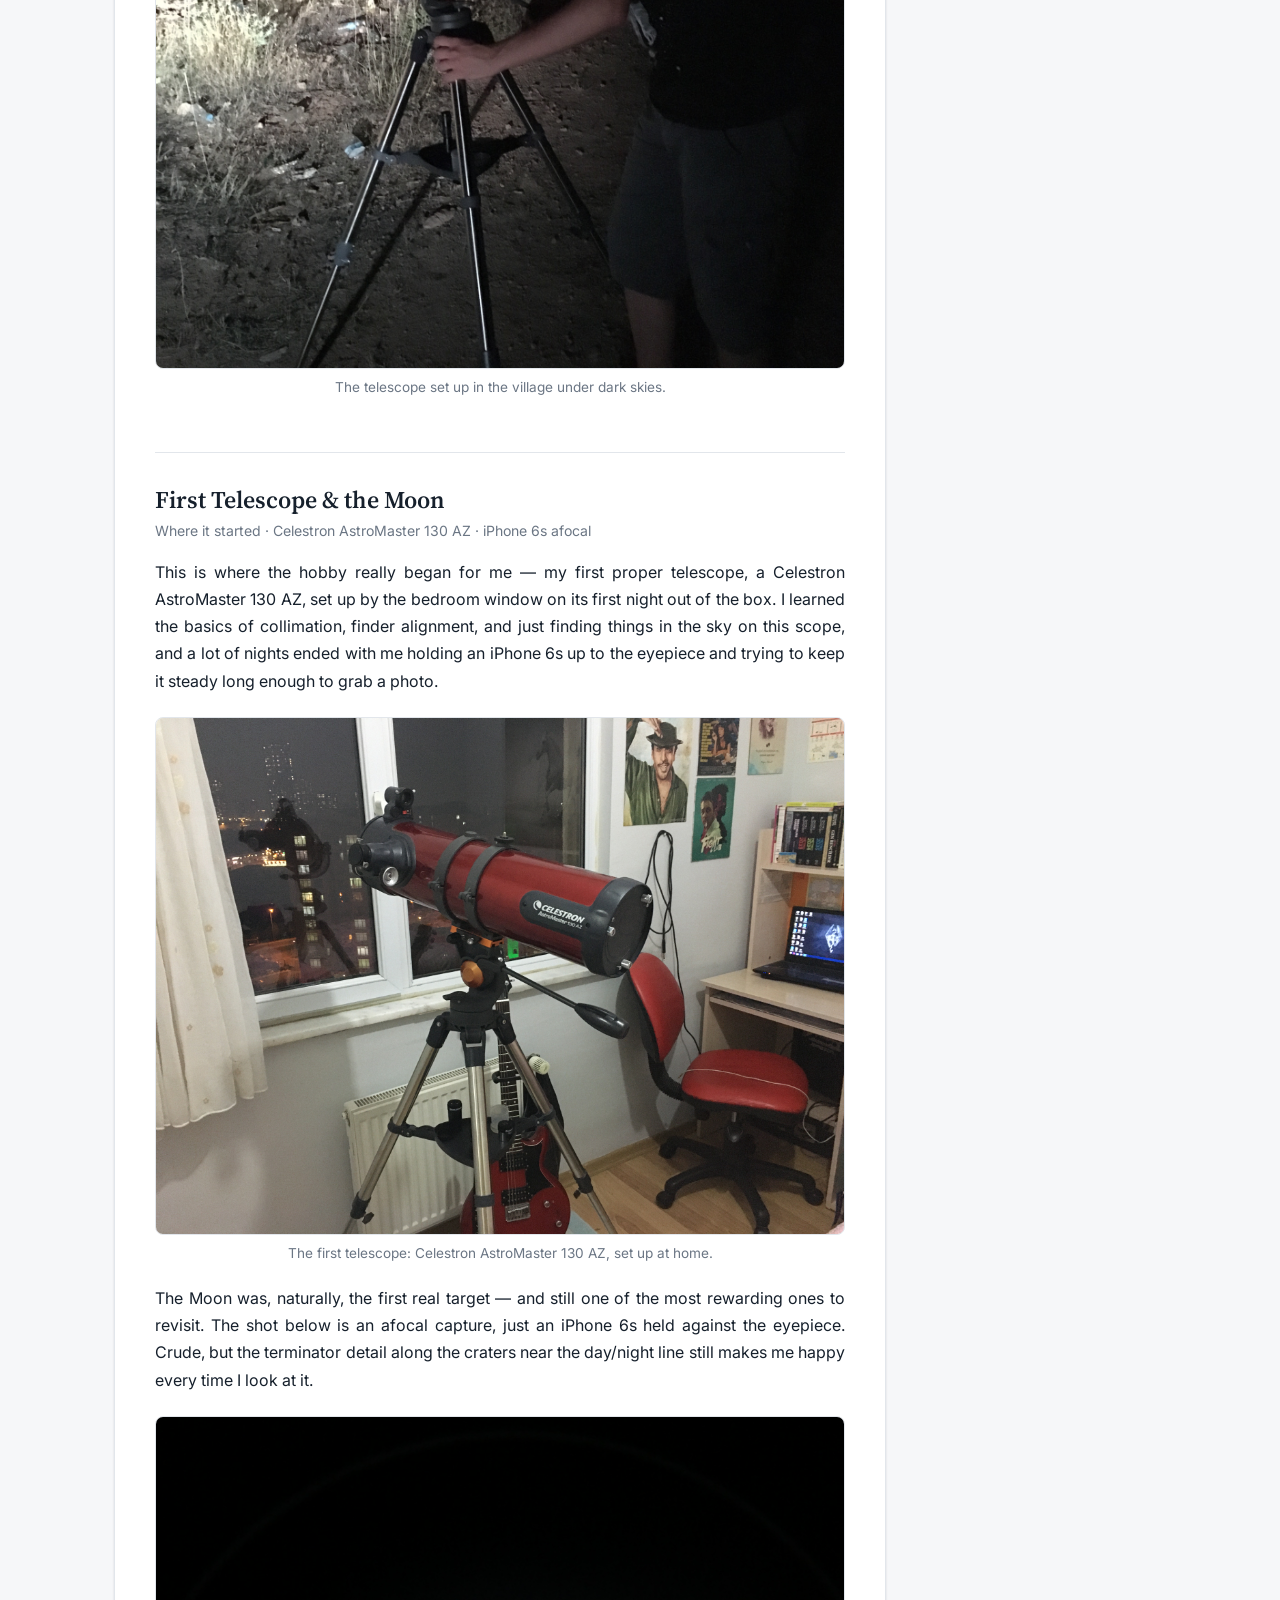
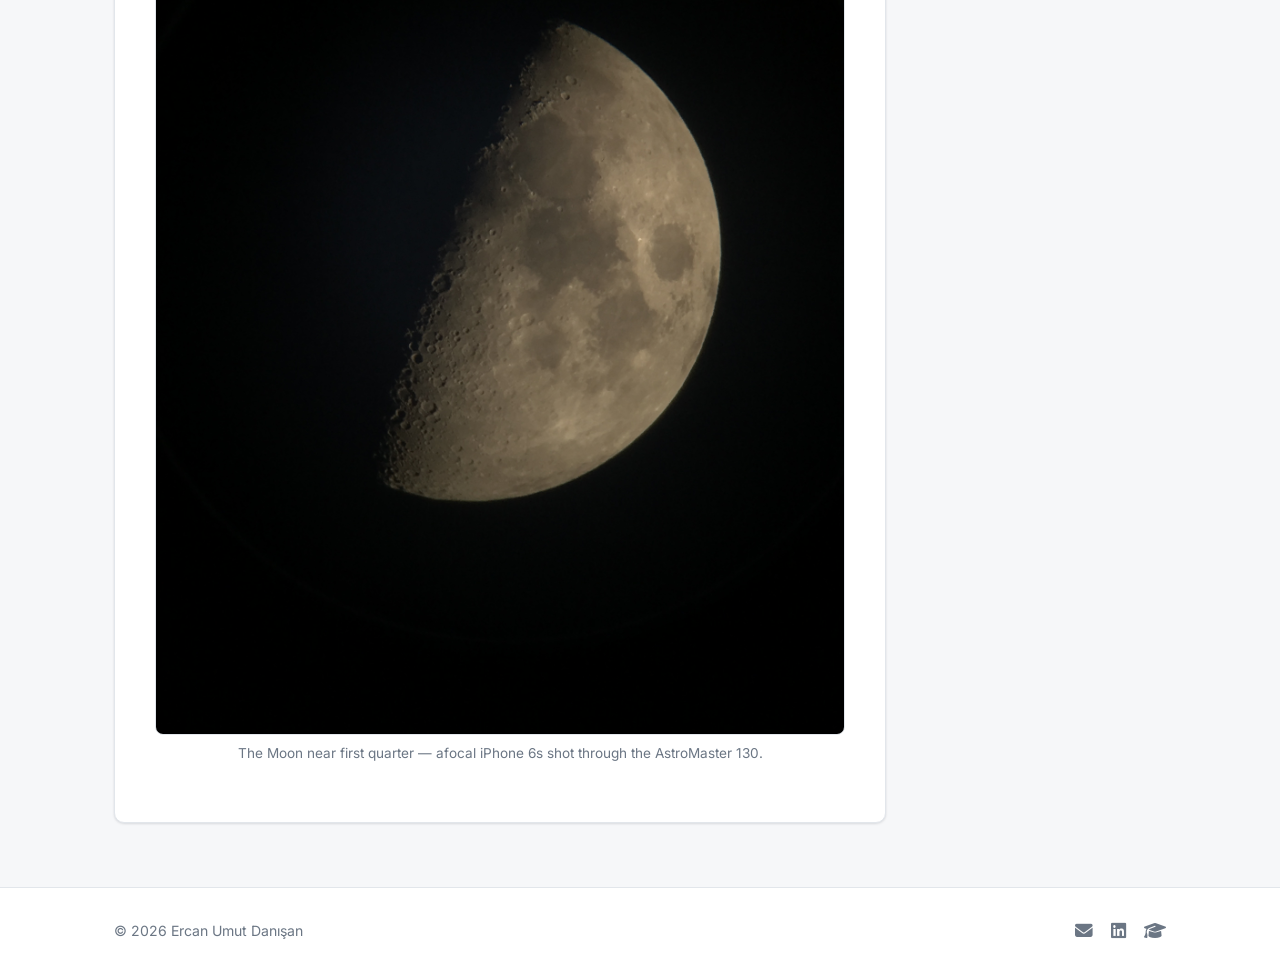
<file: interests/astronomy.html>
<!DOCTYPE html>
<html lang="en">

<head>
  <meta charset="UTF-8" />
  <meta name="viewport" content="width=device-width, initial-scale=1" />
  <title>Ercan Umut Danışan | Astronomy</title>
  <meta name="description" content="Astronomy - Ercan Umut Danışan" />
  <meta property="og:type" content="website" />
  <meta property="og:site_name" content="Ercan Umut Danışan" />
  <meta property="og:title" content="Ercan Umut Danışan | Astronomy" />
  <meta property="og:description" content="Astronomy - Ercan Umut Danışan" />
  <meta property="og:url" content="https://ercanumut60.github.io/interests/astronomy.html" />
  <meta property="og:image" content="https://ercanumut60.github.io/style/og-image.jpg" />
  <meta property="og:image:width" content="1200" />
  <meta property="og:image:height" content="630" />
  <meta property="og:image:alt" content="Ercan Umut Danışan, Aerospace Engineer and Doctoral Candidate" />
  <meta name="twitter:card" content="summary_large_image" />
  <meta name="keywords" content="aerospace engineer, astronomy, Ercan Umut Danışan" />
  <link rel="preconnect" href="https://fonts.googleapis.com" />
  <link rel="preconnect" href="https://fonts.gstatic.com" crossorigin />
  <link rel="stylesheet" href="https://fonts.googleapis.com/css2?family=Inter:wght@400;500;600&family=Source+Serif+4:opsz,wght@8..60,600&display=swap" />
  <link rel="stylesheet" href="https://cdnjs.cloudflare.com/ajax/libs/font-awesome/6.4.0/css/all.min.css" />
  <link rel="stylesheet" href="../style/style.css" />
  <link rel="icon" type="image/x-icon" href="../favicon.ico" />
  <script src="../style/banner.js"></script>
</head>

<body>
  <header class="site-header">
    <div class="container">
      <a class="brand" href="../">Ercan Umut Danışan<span>Aerospace Engineer &middot; Doctoral Candidate</span></a>
      <nav class="site-nav">
        <a href="../">Home</a>
        <a href="../research.html">Research</a>
        <a href="../interests.html" class="active">Beyond Research</a>
      </nav>
    </div>
  </header>

  <section class="page-hero" id="logo">
    <div class="container">
      <p class="eyebrow"><a href="../interests.html">Beyond Research</a></p>
      <h1>Astronomy</h1>
    </div>
  </section>

  <main class="container layout">
    <article class="panel">
      <a class="back-link" href="../interests.html">&larr; Back to Beyond Research</a>

        <p class="lead">Astronomy has been a long-running thread alongside my engineering work — from a first
        backyard telescope and shaky iPhone shots of the Moon to dark-sky nights in my home
        village and, more recently, giving talks at METU's amateur astronomy society. The
        sections below walk through that journey in reverse, with the most recent chapter at
        the top and where it all started at the bottom.</p>

        <!-- ========================= ABOUT ========================= -->
        <section id="about" class="project">
          <h2 class="project-title">About</h2>
          <p class="project-meta">Amateur astronomer &middot; observer &middot; speaker</p>

          <p>What pulled me toward aerospace engineering in the first place was looking up.
          The hobby has stayed with me ever since: I still observe whenever the sky is clear
          and the schedule allows, and I enjoy sharing what I learn with people who are just
          getting curious about the night sky.</p>
        </section>

        <!-- ========================= PRESENTATIONS (most recent) ========================= -->
        <section id="presentations" class="project">
          <h2 class="project-title">Talks at METU's Amateur Astronomy Society</h2>
          <p class="project-meta">METU Amateur Astronomy Society (Amatör Astronomi Topluluğu)</p>

          <p>I have been invited to give talks at METU's Amateur Astronomy Society. The first
          of two presentations was a detailed tour of the Solar System — the Sun, the
          terrestrial and giant planets, their moons, and the small bodies in between — aimed
          at members who want to go a level deeper than a typical introductory talk. The
          second presentation will be added here once it has been delivered.</p>

          <div class="figure-row">
            <figure class="figure">
              <img src="pictures/astronomy/astro_presentation_1.JPEG" alt="Solar System presentation at METU" />
              <figcaption>Opening the &ldquo;Güneş Sistemi&rdquo; (Solar System) talk at METU.</figcaption>
            </figure>
            <figure class="figure">
              <img src="pictures/astronomy/astro_presentation_1_close.JPEG" alt="Presenting a JWST image during the talk" />
              <figcaption>Walking through a JWST image while introducing star-forming regions.</figcaption>
            </figure>
          </div>
        </section>

        <!-- ========================= METU OBSERVATION ========================= -->
        <section id="metu-observation" class="project">
          <h2 class="project-title">Observing at METU</h2>
          <p class="project-meta">METU campus &middot; observation night</p>

          <p>An observation night on METU's campus — telescope set up on the lawn, a green
          laser pointing out planets and bright stars overhead, and a small crowd taking
          turns at the eyepiece. Nights like these are my favourite part of the hobby: the
          sky does most of the work, and you get to watch someone see Saturn's rings or the
          craters of the Moon for the first time.</p>

          <div class="figure-row">
            <figure class="figure">
              <img src="pictures/astronomy/fizik_cim.JPEG" alt="Observation night on METU campus" />
              <figcaption>At the eyepiece during a campus observation night.</figcaption>
            </figure>
  
            <figure class="figure">
              <img src="pictures/astronomy/laser_planet_search.JPEG" alt="Green laser pointing out a planet" />
              <figcaption>Using a green laser to point out a planet before swinging the
              telescope onto it.</figcaption>
            </figure>
          </div>
        </section>

        <!-- ========================= VILLAGE ========================= -->
        <section id="village" class="project">
          <h2 class="project-title">Stargazing in the Village</h2>
          <p class="project-meta">Family village &middot; dark-sky observing</p>

          <p>One of the best things I ever did with the telescope was put it in the back of
          a car and drive it out to my family's village. Away from city lights the sky is
          another order of magnitude richer — the Milky Way is plainly visible, and faint
          targets that are hopeless from the city actually show up. Most of my favourite
          nights at the eyepiece have been from there.</p>

          <figure class="figure">
            <img src="pictures/astronomy/telescope_koy.JPEG" alt="Telescope set up in the village at night" />
            <figcaption>The telescope set up in the village under dark skies.</figcaption>
          </figure>
        </section>

        <!-- ========================= FIRST TELESCOPE (oldest) ========================= -->
        <section id="first-telescope" class="project">
          <h2 class="project-title">First Telescope &amp; the Moon</h2>
          <p class="project-meta">Where it started &middot; Celestron AstroMaster 130 AZ &middot; iPhone 6s afocal</p>

          <p>This is where the hobby really began for me — my first proper telescope, a
          Celestron AstroMaster 130 AZ, set up by the bedroom window on its first night out
          of the box. I learned the basics of collimation, finder alignment, and just
          finding things in the sky on this scope, and a lot of nights ended with me
          holding an iPhone 6s up to the eyepiece and trying to keep it steady long enough
          to grab a photo.</p>

          <figure class="figure">
            <img src="pictures/astronomy/home_telescope.JPEG" alt="Celestron AstroMaster 130 AZ at home" />
            <figcaption>The first telescope: Celestron AstroMaster 130 AZ, set up at home.</figcaption>
          </figure>

          <p>The Moon was, naturally, the first real target — and still one of the most
          rewarding ones to revisit. The shot below is an afocal capture, just an iPhone 6s
          held against the eyepiece. Crude, but the terminator detail along the craters
          near the day/night line still makes me happy every time I look at it.</p>

          <figure class="figure">
            <img src="pictures/astronomy/the_moon.JPEG" alt="The Moon, afocal iPhone 6s through the telescope" />
            <figcaption>The Moon near first quarter — afocal iPhone 6s shot through the
            AstroMaster 130.</figcaption>
          </figure>
        </section>
    </article>

    <aside class="toc">
      <h3>On this page</h3>
      <ul>
          <li><a href="#about">About</a></li>
          <li><a href="#presentations">Talks at METU</a></li>
          <li><a href="#metu-observation">Observing at METU</a></li>
          <li><a href="#village">Stargazing in the Village</a></li>
          <li><a href="#first-telescope">First Telescope &amp; the Moon</a></li>
      </ul>
    </aside>
  </main>

  <footer class="site-footer">
    <div class="container">
      <p>&copy; 2026 Ercan Umut Danışan</p>
      <div class="footer-links">
        <a href="mailto:ercan.danisan@metu.edu.tr" aria-label="Email"><i class="fa-solid fa-envelope"></i></a>
        <a href="https://www.linkedin.com/in/ercanumutdanışan/" aria-label="LinkedIn"><i class="fab fa-linkedin"></i></a>
        <a href="https://scholar.google.com/citations?user=Jy3HYMwAAAAJ" aria-label="Google Scholar"><i class="fa-solid fa-graduation-cap"></i></a>
      </div>
    </div>
  </footer>
</body>
</html>
</file>
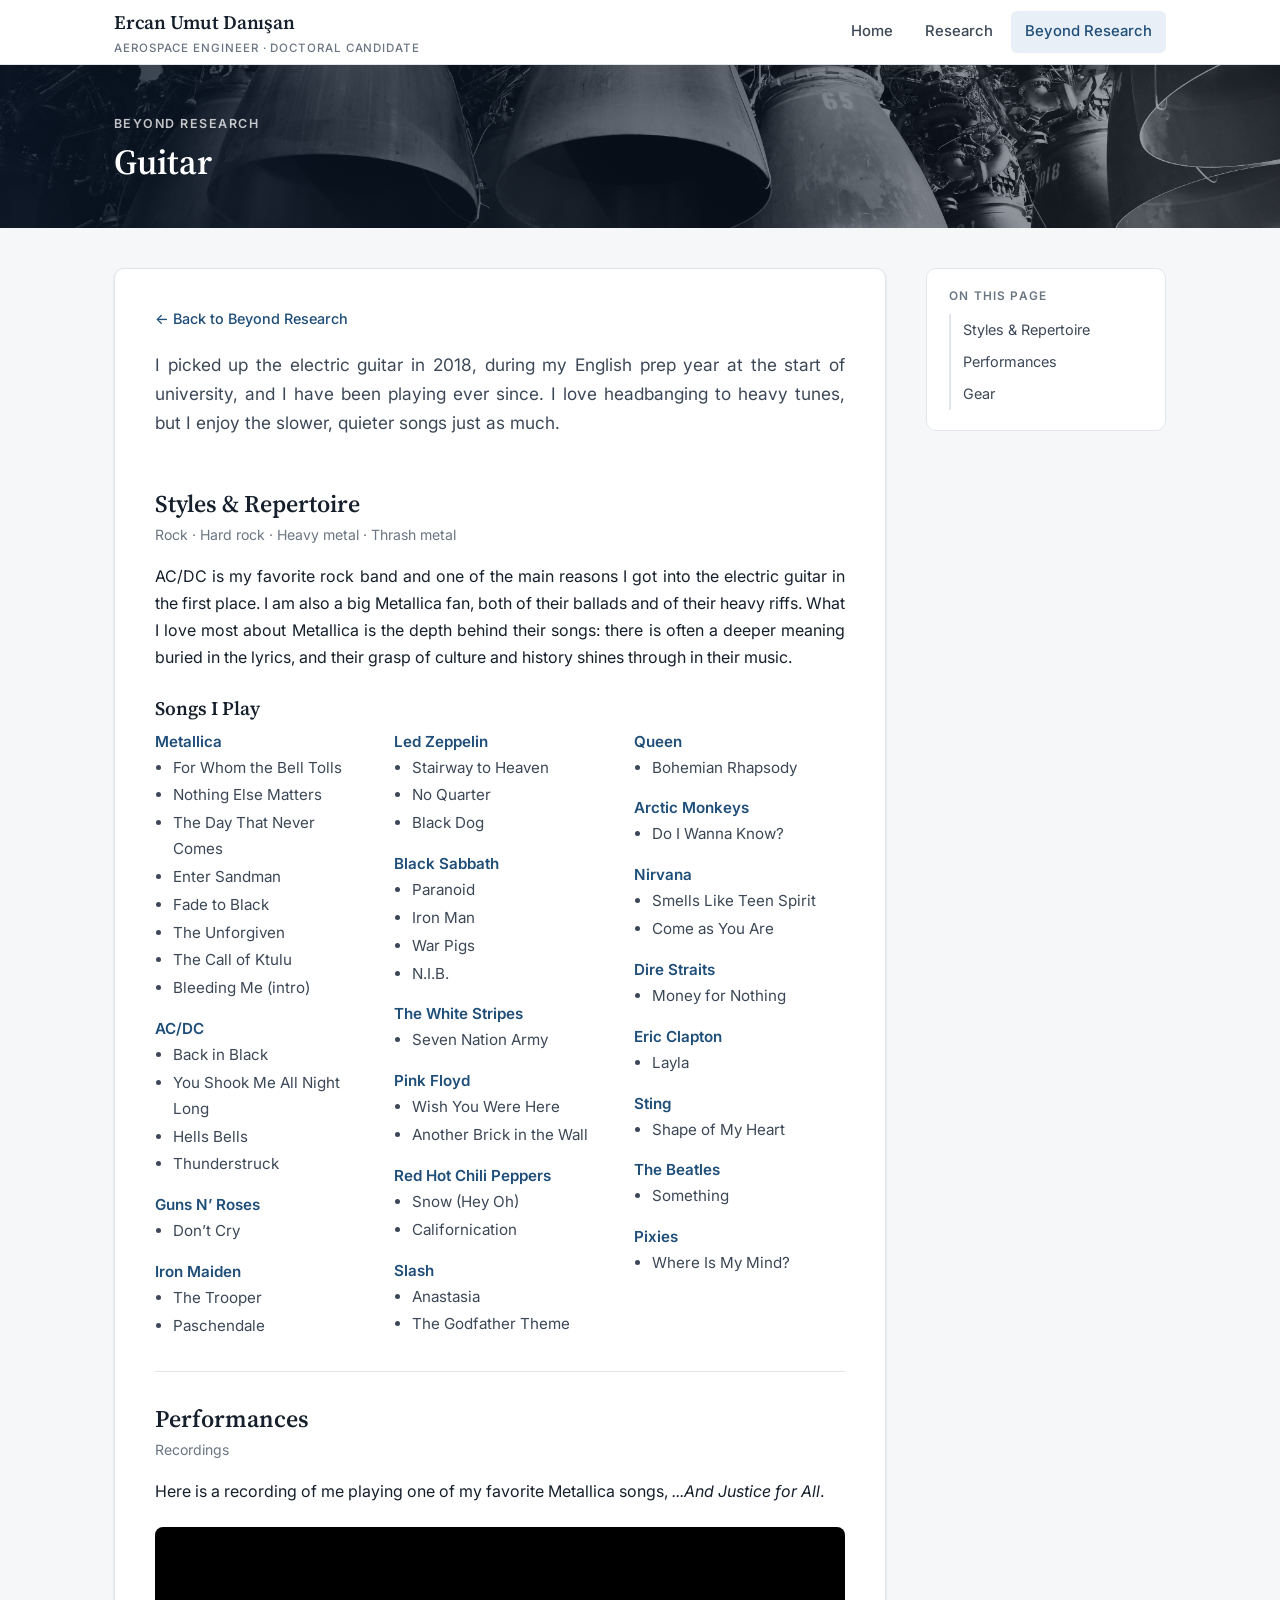
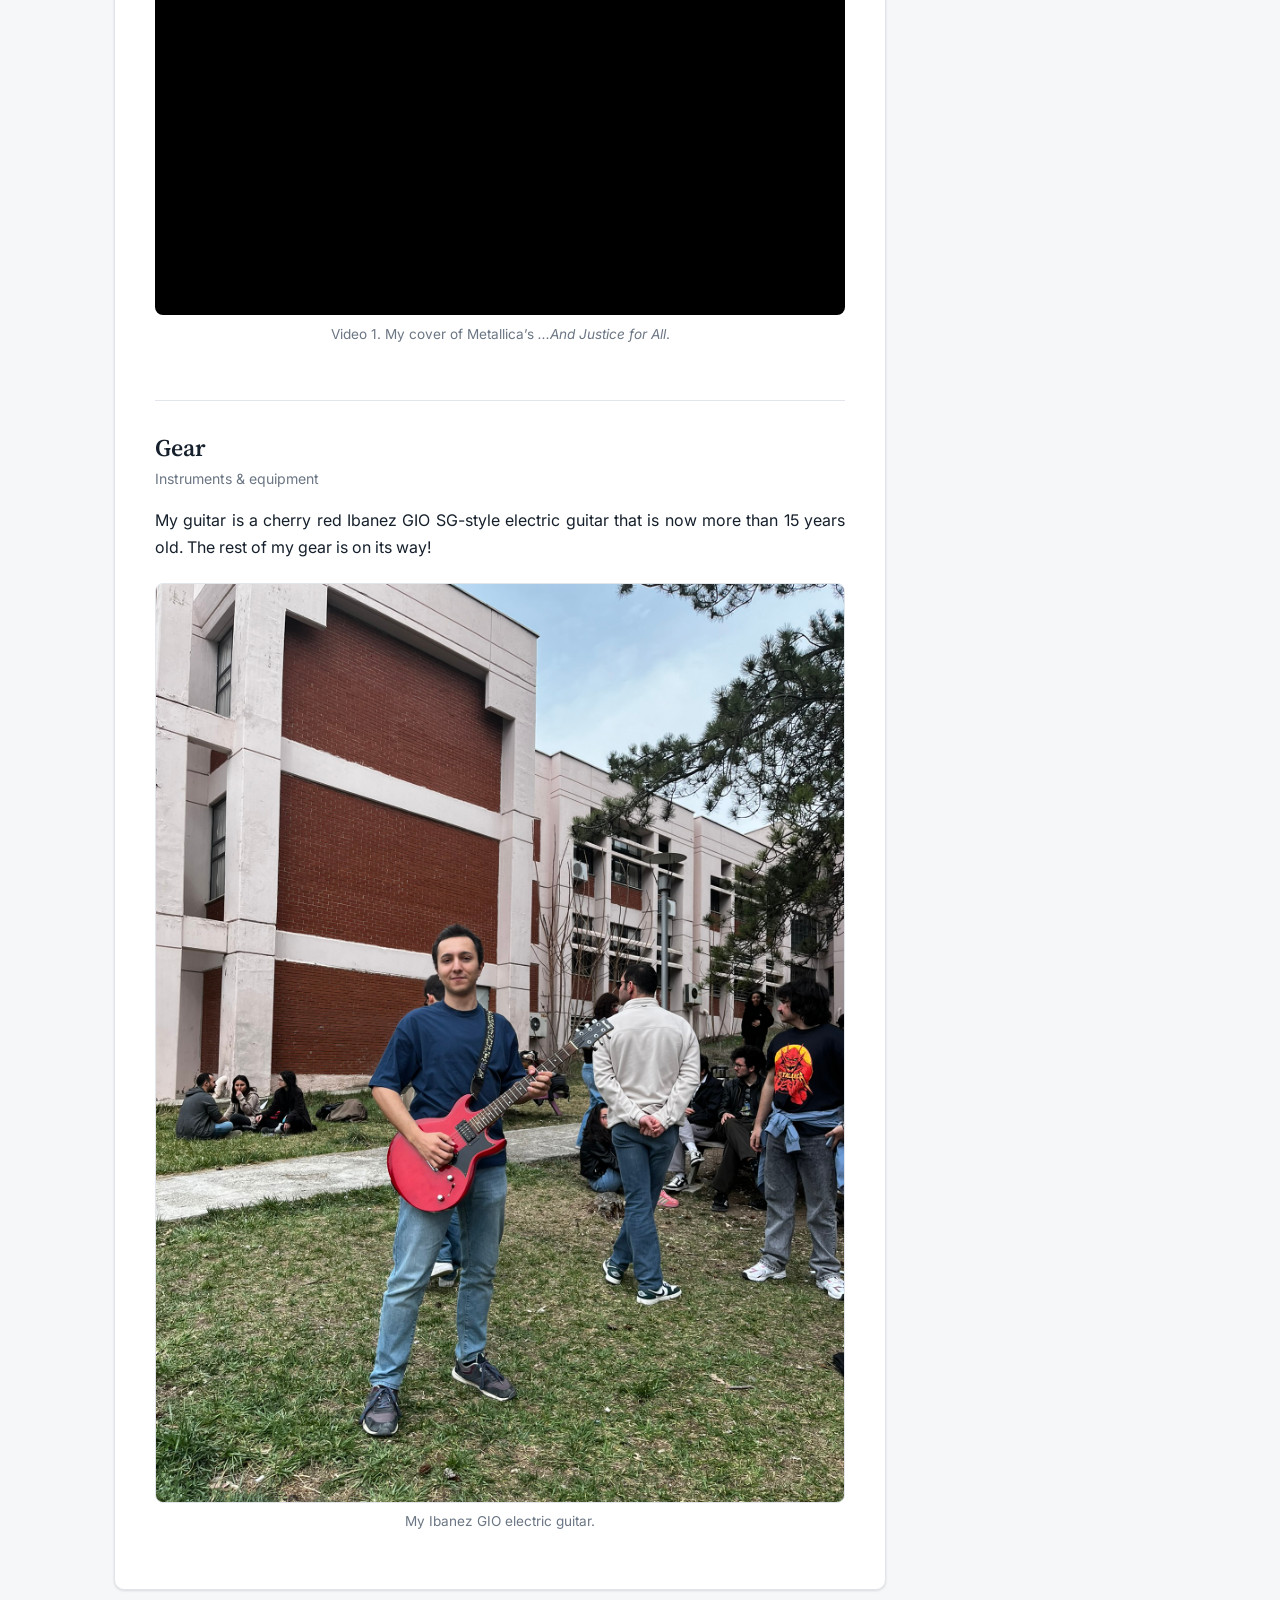
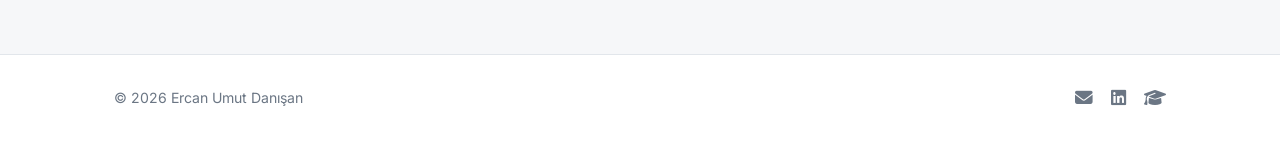
<file: interests/guitar.html>
<!DOCTYPE html>
<html lang="en">

<head>
  <meta charset="UTF-8" />
  <meta name="viewport" content="width=device-width, initial-scale=1" />
  <title>Ercan Umut Danışan | Guitar</title>
  <meta name="description" content="Guitar - Ercan Umut Danışan" />
  <meta property="og:type" content="website" />
  <meta property="og:site_name" content="Ercan Umut Danışan" />
  <meta property="og:title" content="Ercan Umut Danışan | Guitar" />
  <meta property="og:description" content="Guitar - Ercan Umut Danışan" />
  <meta property="og:url" content="https://ercanumut60.github.io/interests/guitar.html" />
  <meta property="og:image" content="https://ercanumut60.github.io/style/og-image.jpg" />
  <meta property="og:image:width" content="1200" />
  <meta property="og:image:height" content="630" />
  <meta property="og:image:alt" content="Ercan Umut Danışan, Aerospace Engineer and Doctoral Candidate" />
  <meta name="twitter:card" content="summary_large_image" />
  <meta name="keywords" content="aerospace engineer, guitar, Ercan Umut Danışan" />
  <link rel="preconnect" href="https://fonts.googleapis.com" />
  <link rel="preconnect" href="https://fonts.gstatic.com" crossorigin />
  <link rel="stylesheet" href="https://fonts.googleapis.com/css2?family=Inter:wght@400;500;600&family=Source+Serif+4:opsz,wght@8..60,600&display=swap" />
  <link rel="stylesheet" href="https://cdnjs.cloudflare.com/ajax/libs/font-awesome/6.4.0/css/all.min.css" />
  <link rel="stylesheet" href="../style/style.css" />
  <link rel="icon" type="image/x-icon" href="../favicon.ico" />
  <script src="../style/banner.js"></script>
</head>

<body>
  <header class="site-header">
    <div class="container">
      <a class="brand" href="../">Ercan Umut Danışan<span>Aerospace Engineer &middot; Doctoral Candidate</span></a>
      <nav class="site-nav">
        <a href="../">Home</a>
        <a href="../research.html">Research</a>
        <a href="../interests.html" class="active">Beyond Research</a>
      </nav>
    </div>
  </header>

  <section class="page-hero" id="logo">
    <div class="container">
      <p class="eyebrow"><a href="../interests.html">Beyond Research</a></p>
      <h1>Guitar</h1>
    </div>
  </section>

  <main class="container layout">
    <article class="panel">
      <a class="back-link" href="../interests.html">&larr; Back to Beyond Research</a>

        <p class="lead">I picked up the electric guitar in 2018, during my English prep year at the start of university, and I have been playing ever since. I love headbanging to heavy tunes, but I enjoy the slower, quieter songs just as much.</p>

        <!-- ========================= STYLES ========================= -->
        <section id="styles" class="project">
          <h2 class="project-title">Styles &amp; Repertoire</h2>
          <p class="project-meta">Rock &middot; Hard rock &middot; Heavy metal &middot; Thrash metal</p>

          <p>AC/DC is my favorite rock band and one of the main reasons I got into the electric guitar in the first place. I am also a big Metallica fan, both of their ballads and of their heavy riffs. What I love most about Metallica is the depth behind their songs: there is often a deeper meaning buried in the lyrics, and their grasp of culture and history shines through in their music.</p>

          <h3>Songs I Play</h3>
          <div class="repertoire">
            <div class="repertoire-group">
              <h4>Metallica</h4>
              <ul>
                <li>For Whom the Bell Tolls</li>
                <li>Nothing Else Matters</li>
                <li>The Day That Never Comes</li>
                <li>Enter Sandman</li>
                <li>Fade to Black</li>
                <li>The Unforgiven</li>
                <li>The Call of Ktulu</li>
                <li>Bleeding Me (intro)</li>
              </ul>
            </div>
            <div class="repertoire-group">
              <h4>AC/DC</h4>
              <ul>
                <li>Back in Black</li>
                <li>You Shook Me All Night Long</li>
                <li>Hells Bells</li>
                <li>Thunderstruck</li>
              </ul>
            </div>
            <div class="repertoire-group">
              <h4>Guns N&rsquo; Roses</h4>
              <ul>
                <li>Don&rsquo;t Cry</li>
              </ul>
            </div>
            <div class="repertoire-group">
              <h4>Iron Maiden</h4>
              <ul>
                <li>The Trooper</li>
                <li>Paschendale</li>
              </ul>
            </div>
            <div class="repertoire-group">
              <h4>Led Zeppelin</h4>
              <ul>
                <li>Stairway to Heaven</li>
                <li>No Quarter</li>
                <li>Black Dog</li>
              </ul>
            </div>
            <div class="repertoire-group">
              <h4>Black Sabbath</h4>
              <ul>
                <li>Paranoid</li>
                <li>Iron Man</li>
                <li>War Pigs</li>
                <li>N.I.B.</li>
              </ul>
            </div>
            <div class="repertoire-group">
              <h4>The White Stripes</h4>
              <ul>
                <li>Seven Nation Army</li>
              </ul>
            </div>
            <div class="repertoire-group">
              <h4>Pink Floyd</h4>
              <ul>
                <li>Wish You Were Here</li>
                <li>Another Brick in the Wall</li>
              </ul>
            </div>
            <div class="repertoire-group">
              <h4>Red Hot Chili Peppers</h4>
              <ul>
                <li>Snow (Hey Oh)</li>
                <li>Californication</li>
              </ul>
            </div>
            <div class="repertoire-group">
              <h4>Slash</h4>
              <ul>
                <li>Anastasia</li>
                <li>The Godfather Theme</li>
              </ul>
            </div>
            <div class="repertoire-group">
              <h4>Queen</h4>
              <ul>
                <li>Bohemian Rhapsody</li>
              </ul>
            </div>
            <div class="repertoire-group">
              <h4>Arctic Monkeys</h4>
              <ul>
                <li>Do I Wanna Know?</li>
              </ul>
            </div>
            <div class="repertoire-group">
              <h4>Nirvana</h4>
              <ul>
                <li>Smells Like Teen Spirit</li>
                <li>Come as You Are</li>
              </ul>
            </div>
            <div class="repertoire-group">
              <h4>Dire Straits</h4>
              <ul>
                <li>Money for Nothing</li>
              </ul>
            </div>
            <div class="repertoire-group">
              <h4>Eric Clapton</h4>
              <ul>
                <li>Layla</li>
              </ul>
            </div>
            <div class="repertoire-group">
              <h4>Sting</h4>
              <ul>
                <li>Shape of My Heart</li>
              </ul>
            </div>
            <div class="repertoire-group">
              <h4>The Beatles</h4>
              <ul>
                <li>Something</li>
              </ul>
            </div>
            <div class="repertoire-group">
              <h4>Pixies</h4>
              <ul>
                <li>Where Is My Mind?</li>
              </ul>
            </div>
          </div>
        </section>

        <!-- ========================= PERFORMANCES ========================= -->
        <section id="performances" class="project">
          <h2 class="project-title">Performances</h2>
          <p class="project-meta">Recordings</p>

          <p>Here is a recording of me playing one of my favorite Metallica songs, <em>...And Justice for All</em>.</p>

          <div class="video-embed">
            <iframe src="https://www.youtube.com/embed/9a_ApqMAKrY" title="Metallica - ...And Justice for All" allowfullscreen></iframe>
          </div>
          <p class="video-caption">Video 1. My cover of Metallica&rsquo;s <em>...And Justice for All</em>.</p>
        </section>

        <!-- ========================= GEAR ========================= -->
        <section id="gear" class="project">
          <h2 class="project-title">Gear</h2>
          <p class="project-meta">Instruments &amp; equipment</p>

          <p>My guitar is a cherry red Ibanez GIO SG-style electric guitar that is now more than 15 years old. The rest of my gear is on its way!</p>

          <figure class="figure">
            <img src="pictures/guitar/guitar.JPEG" alt="Cherry red Ibanez GIO electric guitar" />
            <figcaption>My Ibanez GIO electric guitar.</figcaption>
          </figure>
        </section>
    </article>

    <aside class="toc">
      <h3>On this page</h3>
      <ul>
          <li><a href="#styles">Styles &amp; Repertoire</a></li>
          <li><a href="#performances">Performances</a></li>
          <li><a href="#gear">Gear</a></li>
      </ul>
    </aside>
  </main>

  <footer class="site-footer">
    <div class="container">
      <p>&copy; 2026 Ercan Umut Danışan</p>
      <div class="footer-links">
        <a href="mailto:ercan.danisan@metu.edu.tr" aria-label="Email"><i class="fa-solid fa-envelope"></i></a>
        <a href="https://www.linkedin.com/in/ercanumutdanışan/" aria-label="LinkedIn"><i class="fab fa-linkedin"></i></a>
        <a href="https://scholar.google.com/citations?user=Jy3HYMwAAAAJ" aria-label="Google Scholar"><i class="fa-solid fa-graduation-cap"></i></a>
      </div>
    </div>
  </footer>
</body>
</html>
</file>
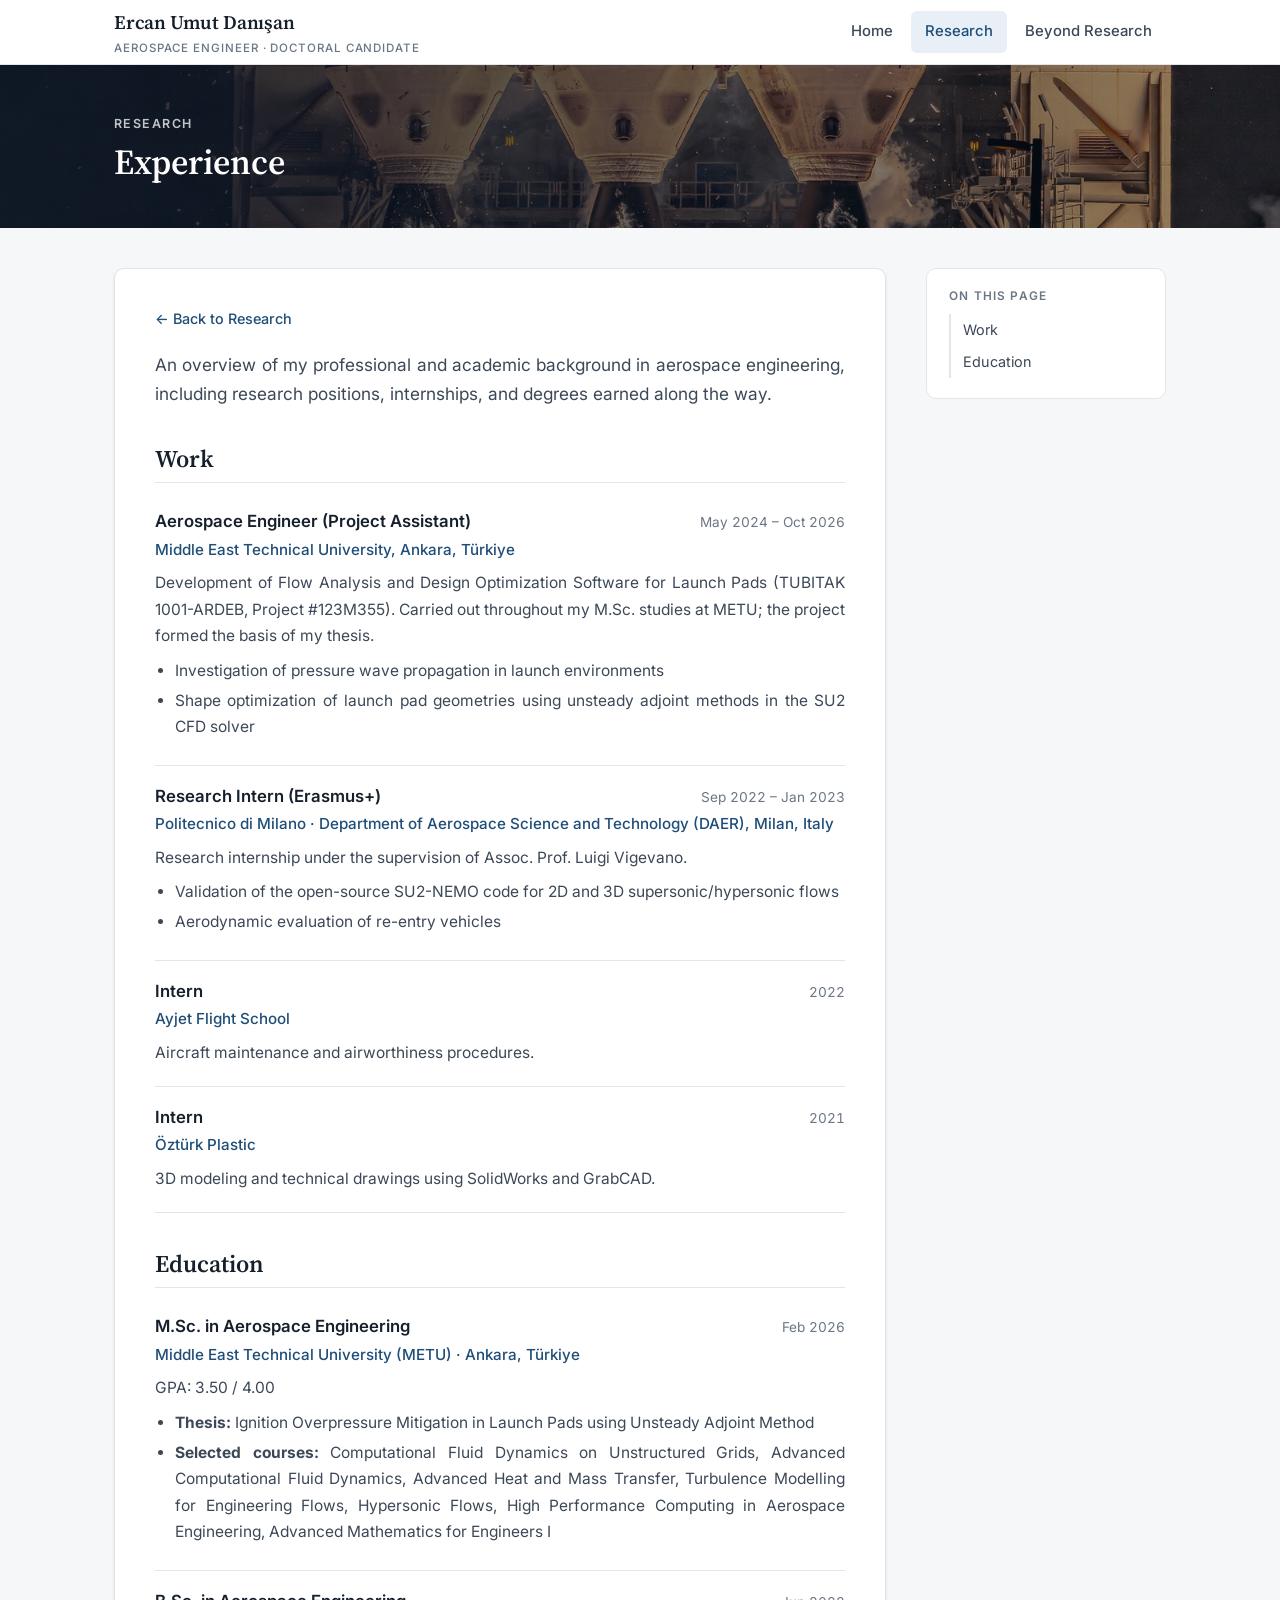
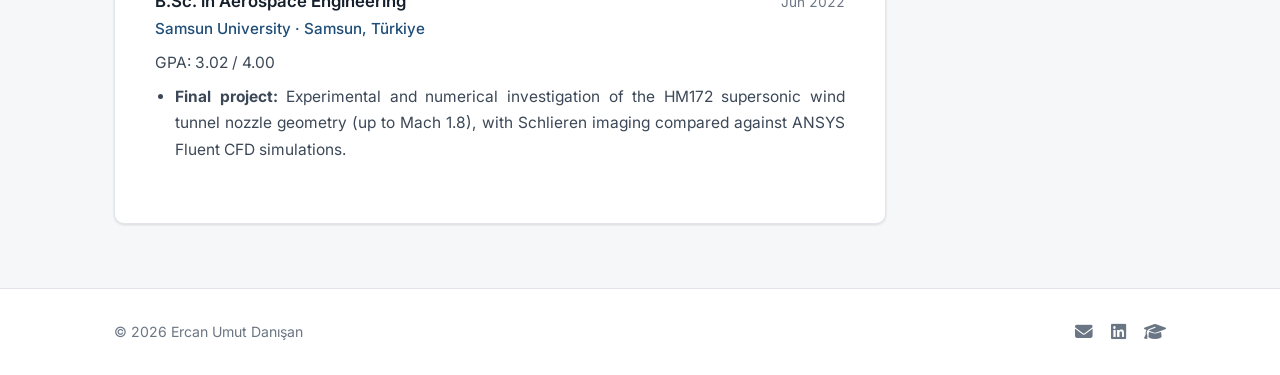
<file: research/experience.html>
<!DOCTYPE html>
<html lang="en">

<head>
  <meta charset="UTF-8" />
  <meta name="viewport" content="width=device-width, initial-scale=1" />
  <title>Ercan Umut Danışan | Experience</title>
  <meta name="description" content="Experience - Ercan Umut Danışan" />
  <meta property="og:type" content="website" />
  <meta property="og:site_name" content="Ercan Umut Danışan" />
  <meta property="og:title" content="Ercan Umut Danışan | Experience" />
  <meta property="og:description" content="Experience - Ercan Umut Danışan" />
  <meta property="og:url" content="https://ercanumut60.github.io/research/experience.html" />
  <meta property="og:image" content="https://ercanumut60.github.io/style/og-image.jpg" />
  <meta property="og:image:width" content="1200" />
  <meta property="og:image:height" content="630" />
  <meta property="og:image:alt" content="Ercan Umut Danışan, Aerospace Engineer and Doctoral Candidate" />
  <meta name="twitter:card" content="summary_large_image" />
  <meta name="keywords" content="aerospace engineer, experience, Ercan Umut Danışan" />
  <link rel="preconnect" href="https://fonts.googleapis.com" />
  <link rel="preconnect" href="https://fonts.gstatic.com" crossorigin />
  <link rel="stylesheet" href="https://fonts.googleapis.com/css2?family=Inter:wght@400;500;600&family=Source+Serif+4:opsz,wght@8..60,600&display=swap" />
  <link rel="stylesheet" href="https://cdnjs.cloudflare.com/ajax/libs/font-awesome/6.4.0/css/all.min.css" />
  <link rel="stylesheet" href="../style/style.css" />
  <link rel="icon" type="image/x-icon" href="../favicon.ico" />
  <script src="../style/banner.js"></script>
</head>

<body>
  <header class="site-header">
    <div class="container">
      <a class="brand" href="../">Ercan Umut Danışan<span>Aerospace Engineer &middot; Doctoral Candidate</span></a>
      <nav class="site-nav">
        <a href="../">Home</a>
        <a href="../research.html" class="active">Research</a>
        <a href="../interests.html">Beyond Research</a>
      </nav>
    </div>
  </header>

  <section class="page-hero" id="logo">
    <div class="container">
      <p class="eyebrow"><a href="../research.html">Research</a></p>
      <h1>Experience</h1>
    </div>
  </section>

  <main class="container layout">
    <article class="panel">
      <a class="back-link" href="../research.html">&larr; Back to Research</a>

        <p class="lead">An overview of my professional and academic background in aerospace engineering, including research positions, internships, and degrees earned along the way.</p>

        <h2 class="section-title" id="work">Work</h2>

        <div class="entry">
          <div class="entry-header">
            <h3 class="entry-title">Aerospace Engineer (Project Assistant)</h3>
            <span class="entry-date">May 2024 &ndash; Oct 2026</span>
          </div>
          <p class="entry-org">Middle East Technical University, Ankara, Türkiye</p>
          <div class="entry-desc">
            Development of Flow Analysis and Design Optimization Software for Launch Pads (TUBITAK 1001-ARDEB, Project #123M355). Carried out throughout my M.Sc. studies at METU; the project formed the basis of my thesis.
            <ul>
              <li>Investigation of pressure wave propagation in launch environments</li>
              <li>Shape optimization of launch pad geometries using unsteady adjoint methods in the SU2 CFD solver</li>
            </ul>
          </div>
        </div>

        <div class="entry">
          <div class="entry-header">
            <h3 class="entry-title">Research Intern (Erasmus+)</h3>
            <span class="entry-date">Sep 2022 &ndash; Jan 2023</span>
          </div>
          <p class="entry-org">Politecnico di Milano &middot; Department of Aerospace Science and Technology (DAER), Milan, Italy</p>
          <div class="entry-desc">
            Research internship under the supervision of Assoc. Prof. Luigi Vigevano.
            <ul>
              <li>Validation of the open-source SU2-NEMO code for 2D and 3D supersonic/hypersonic flows</li>
              <li>Aerodynamic evaluation of re-entry vehicles</li>
            </ul>
          </div>
        </div>

        <div class="entry">
          <div class="entry-header">
            <h3 class="entry-title">Intern</h3>
            <span class="entry-date">2022</span>
          </div>
          <p class="entry-org">Ayjet Flight School</p>
          <div class="entry-desc">
            Aircraft maintenance and airworthiness procedures.
          </div>
        </div>

        <div class="entry">
          <div class="entry-header">
            <h3 class="entry-title">Intern</h3>
            <span class="entry-date">2021</span>
          </div>
          <p class="entry-org">Öztürk Plastic</p>
          <div class="entry-desc">
            3D modeling and technical drawings using SolidWorks and GrabCAD.
          </div>
        </div>

        <h2 class="section-title" id="education">Education</h2>

        <div class="entry">
          <div class="entry-header">
            <h3 class="entry-title">M.Sc. in Aerospace Engineering</h3>
            <span class="entry-date">Feb 2026</span>
          </div>
          <p class="entry-org">Middle East Technical University (METU) &middot; Ankara, Türkiye</p>
          <div class="entry-desc">
            GPA: 3.50 / 4.00
            <ul>
              <li><strong>Thesis:</strong> Ignition Overpressure Mitigation in Launch Pads using Unsteady Adjoint Method</li>
              <li><strong>Selected courses:</strong> Computational Fluid Dynamics on Unstructured Grids, Advanced Computational Fluid Dynamics, Advanced Heat and Mass Transfer, Turbulence Modelling for Engineering Flows, Hypersonic Flows, High Performance Computing in Aerospace Engineering, Advanced Mathematics for Engineers I</li>
            </ul>
          </div>
        </div>

        <div class="entry">
          <div class="entry-header">
            <h3 class="entry-title">B.Sc. in Aerospace Engineering</h3>
            <span class="entry-date">Jun 2022</span>
          </div>
          <p class="entry-org">Samsun University &middot; Samsun, Türkiye</p>
          <div class="entry-desc">
            GPA: 3.02 / 4.00
            <ul>
              <li><strong>Final project:</strong> Experimental and numerical investigation of the HM172 supersonic wind tunnel nozzle geometry (up to Mach 1.8), with Schlieren imaging compared against ANSYS Fluent CFD simulations.</li>
            </ul>
          </div>
        </div>
    </article>

    <aside class="toc">
      <h3>On this page</h3>
      <ul>
          <li><a href="#work">Work</a></li>
          <li><a href="#education">Education</a></li>
      </ul>
    </aside>
  </main>

  <footer class="site-footer">
    <div class="container">
      <p>&copy; 2026 Ercan Umut Danışan</p>
      <div class="footer-links">
        <a href="mailto:ercan.danisan@metu.edu.tr" aria-label="Email"><i class="fa-solid fa-envelope"></i></a>
        <a href="https://www.linkedin.com/in/ercanumutdanışan/" aria-label="LinkedIn"><i class="fab fa-linkedin"></i></a>
        <a href="https://scholar.google.com/citations?user=Jy3HYMwAAAAJ" aria-label="Google Scholar"><i class="fa-solid fa-graduation-cap"></i></a>
      </div>
    </div>
  </footer>
</body>
</html>
</file>
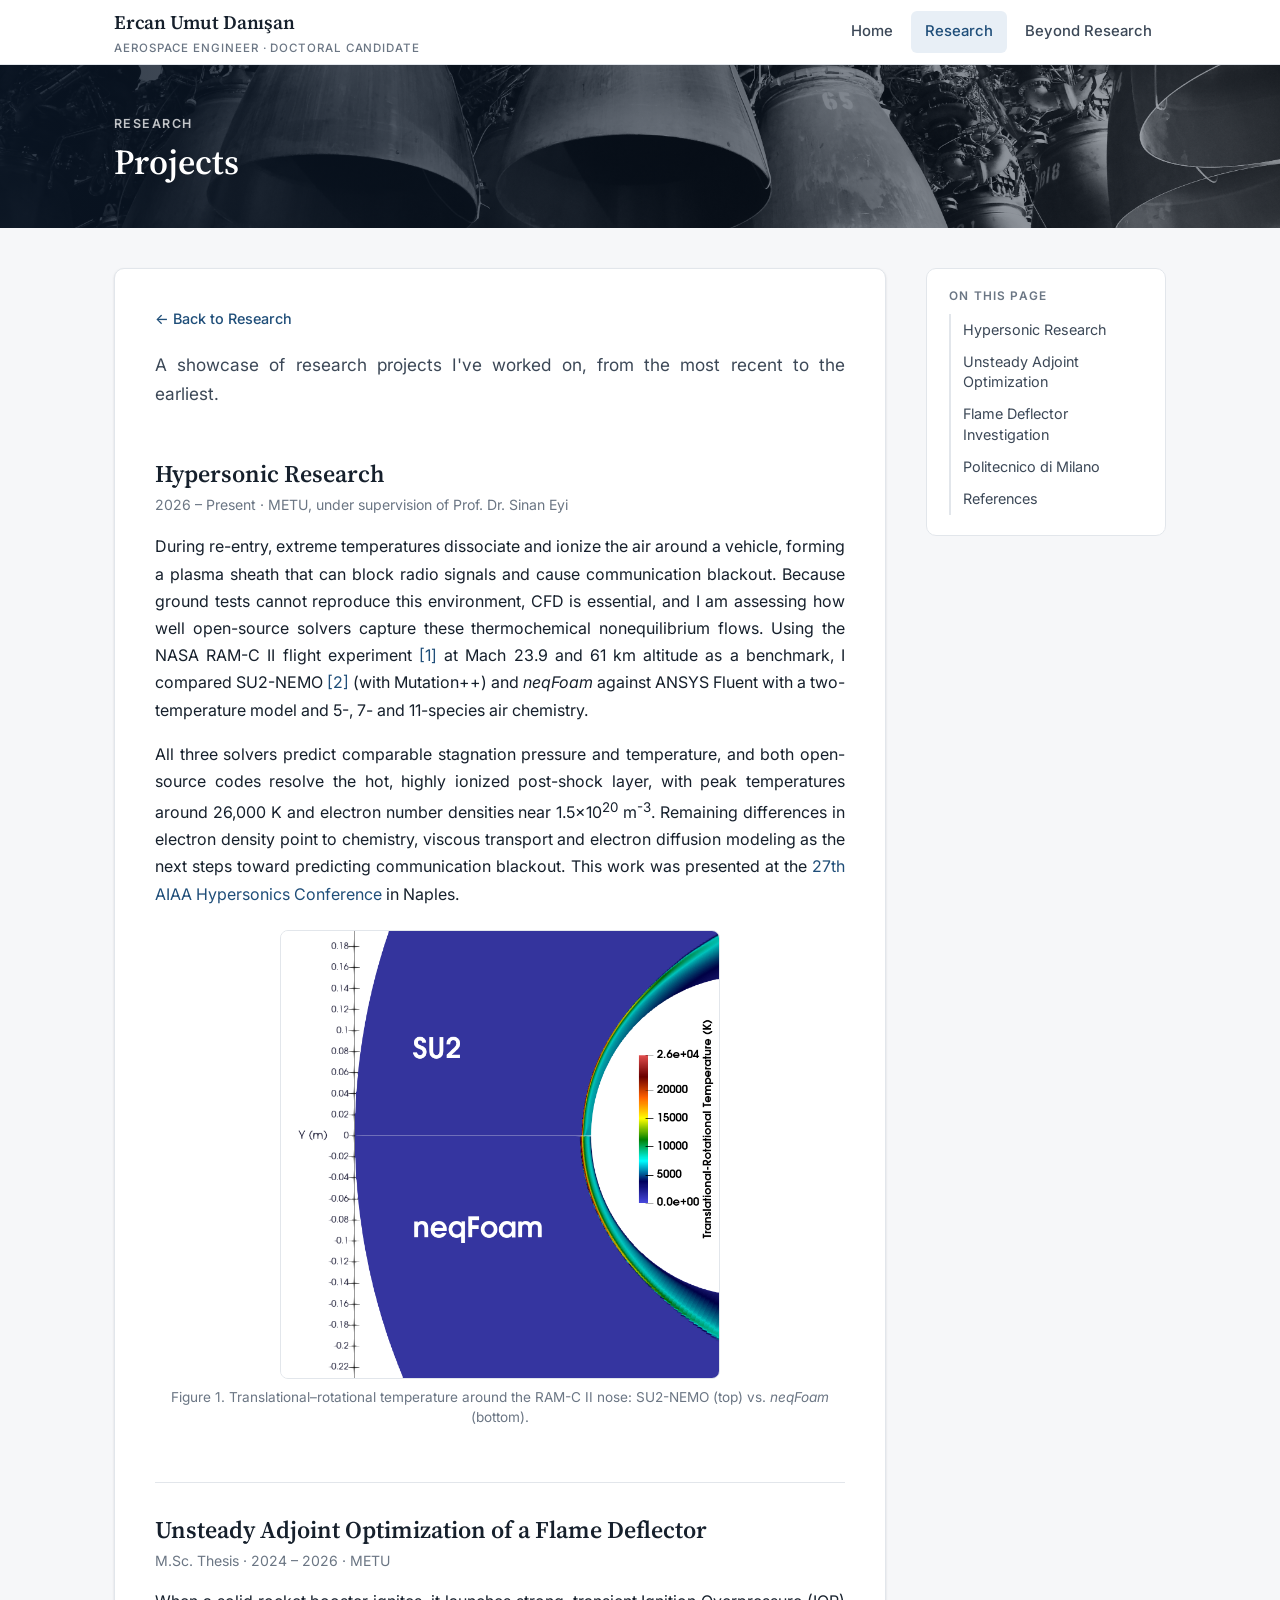
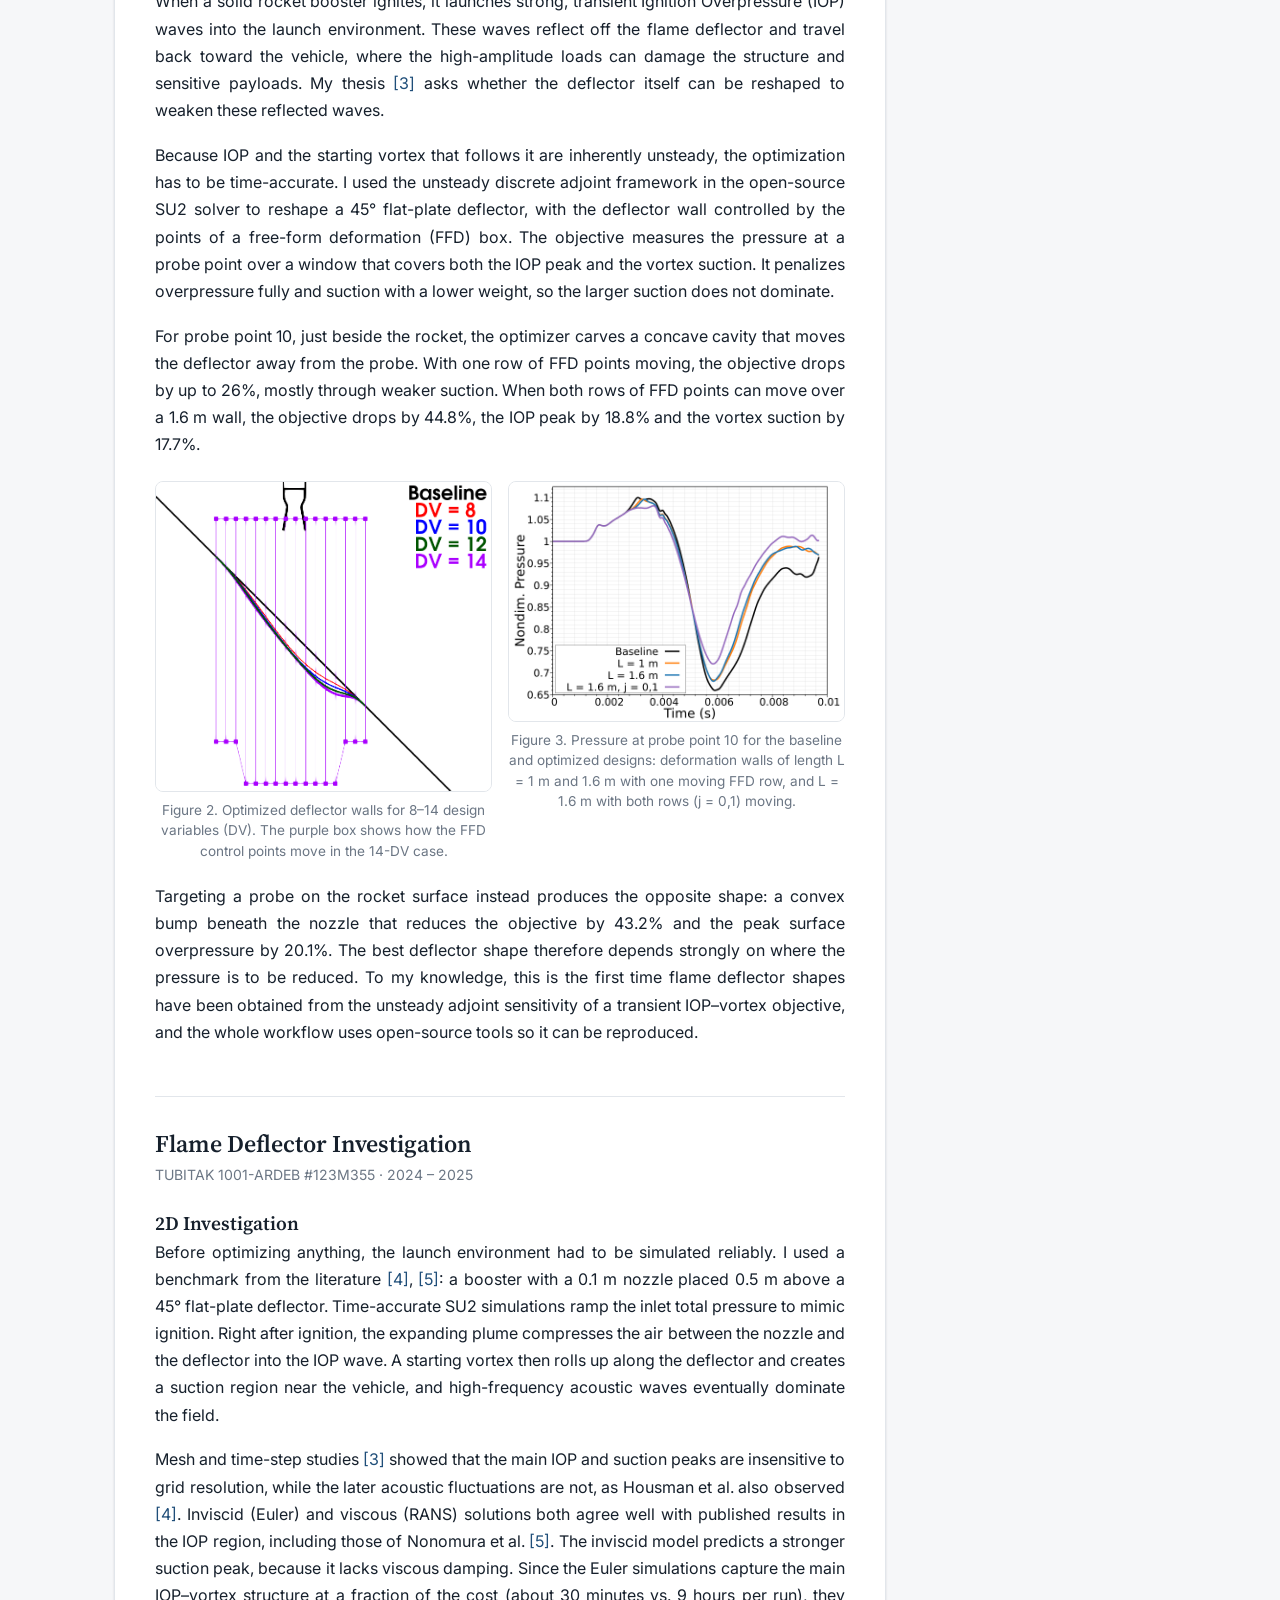
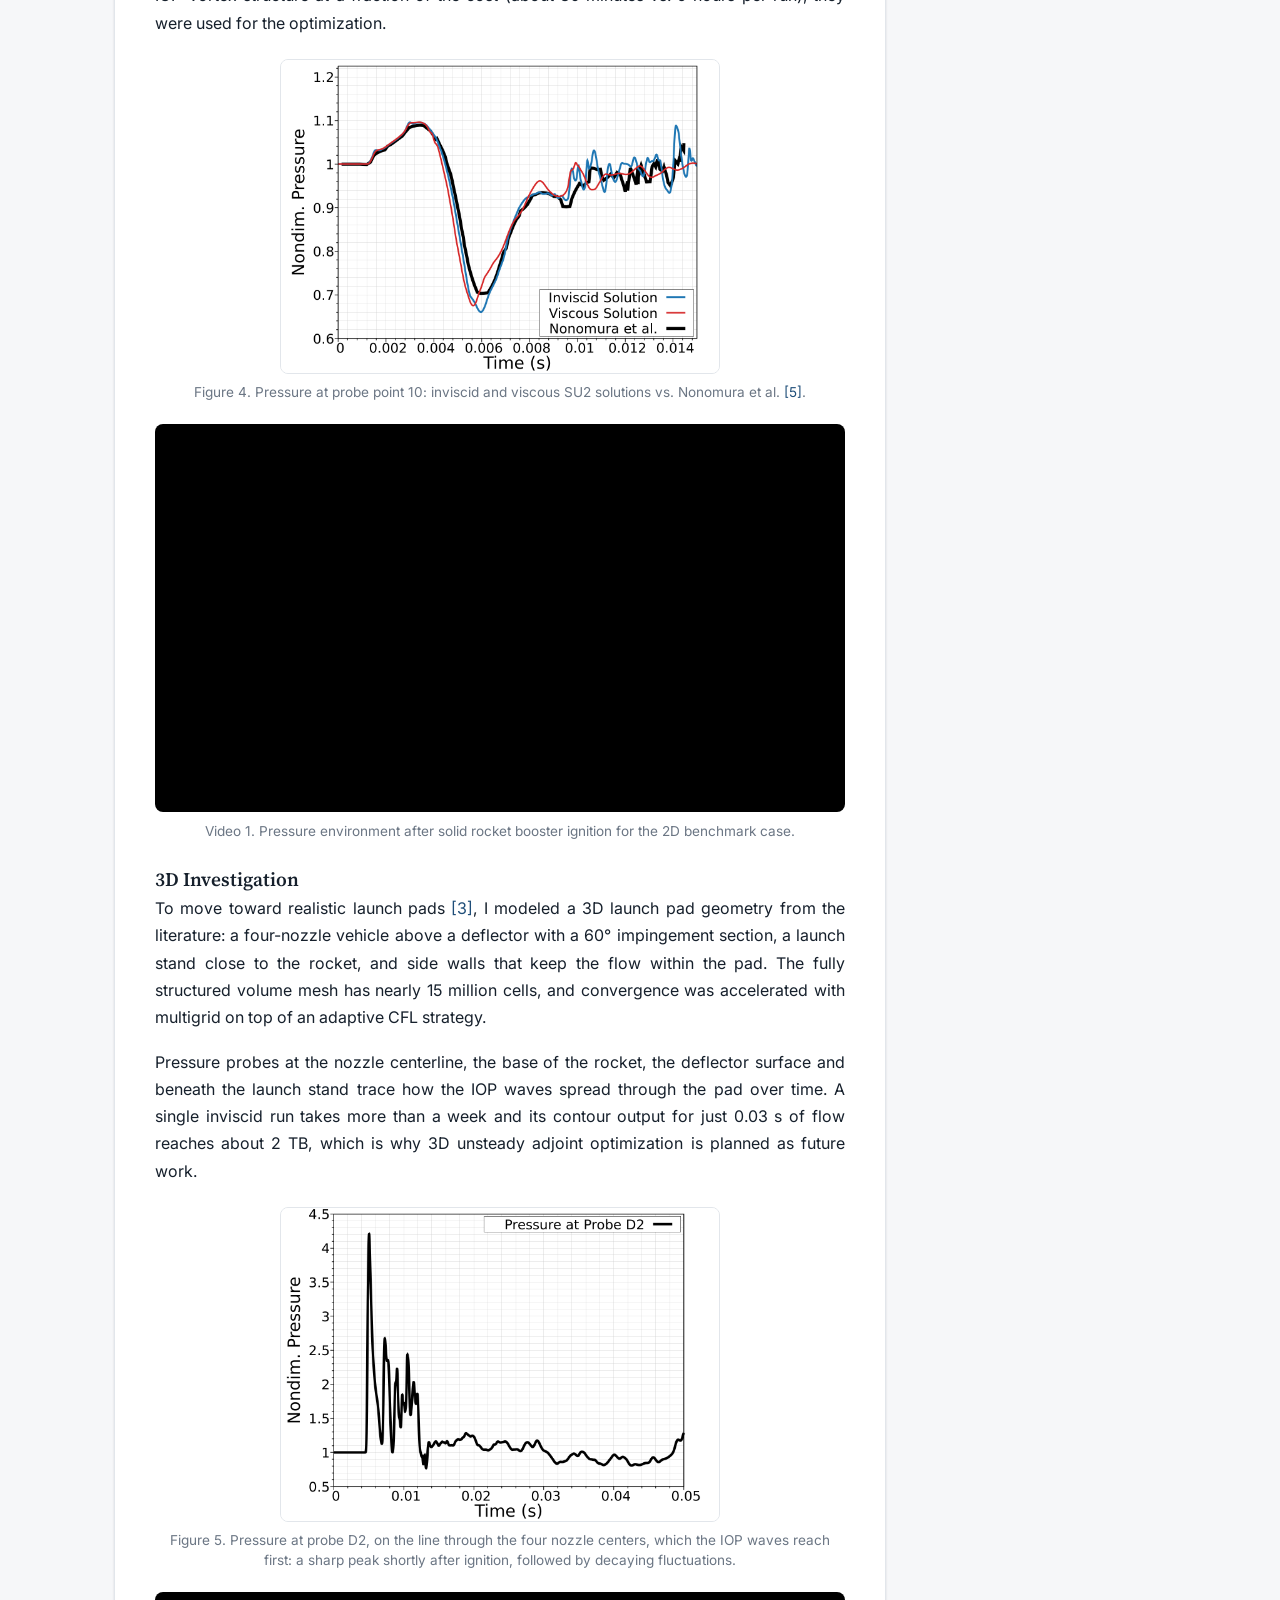
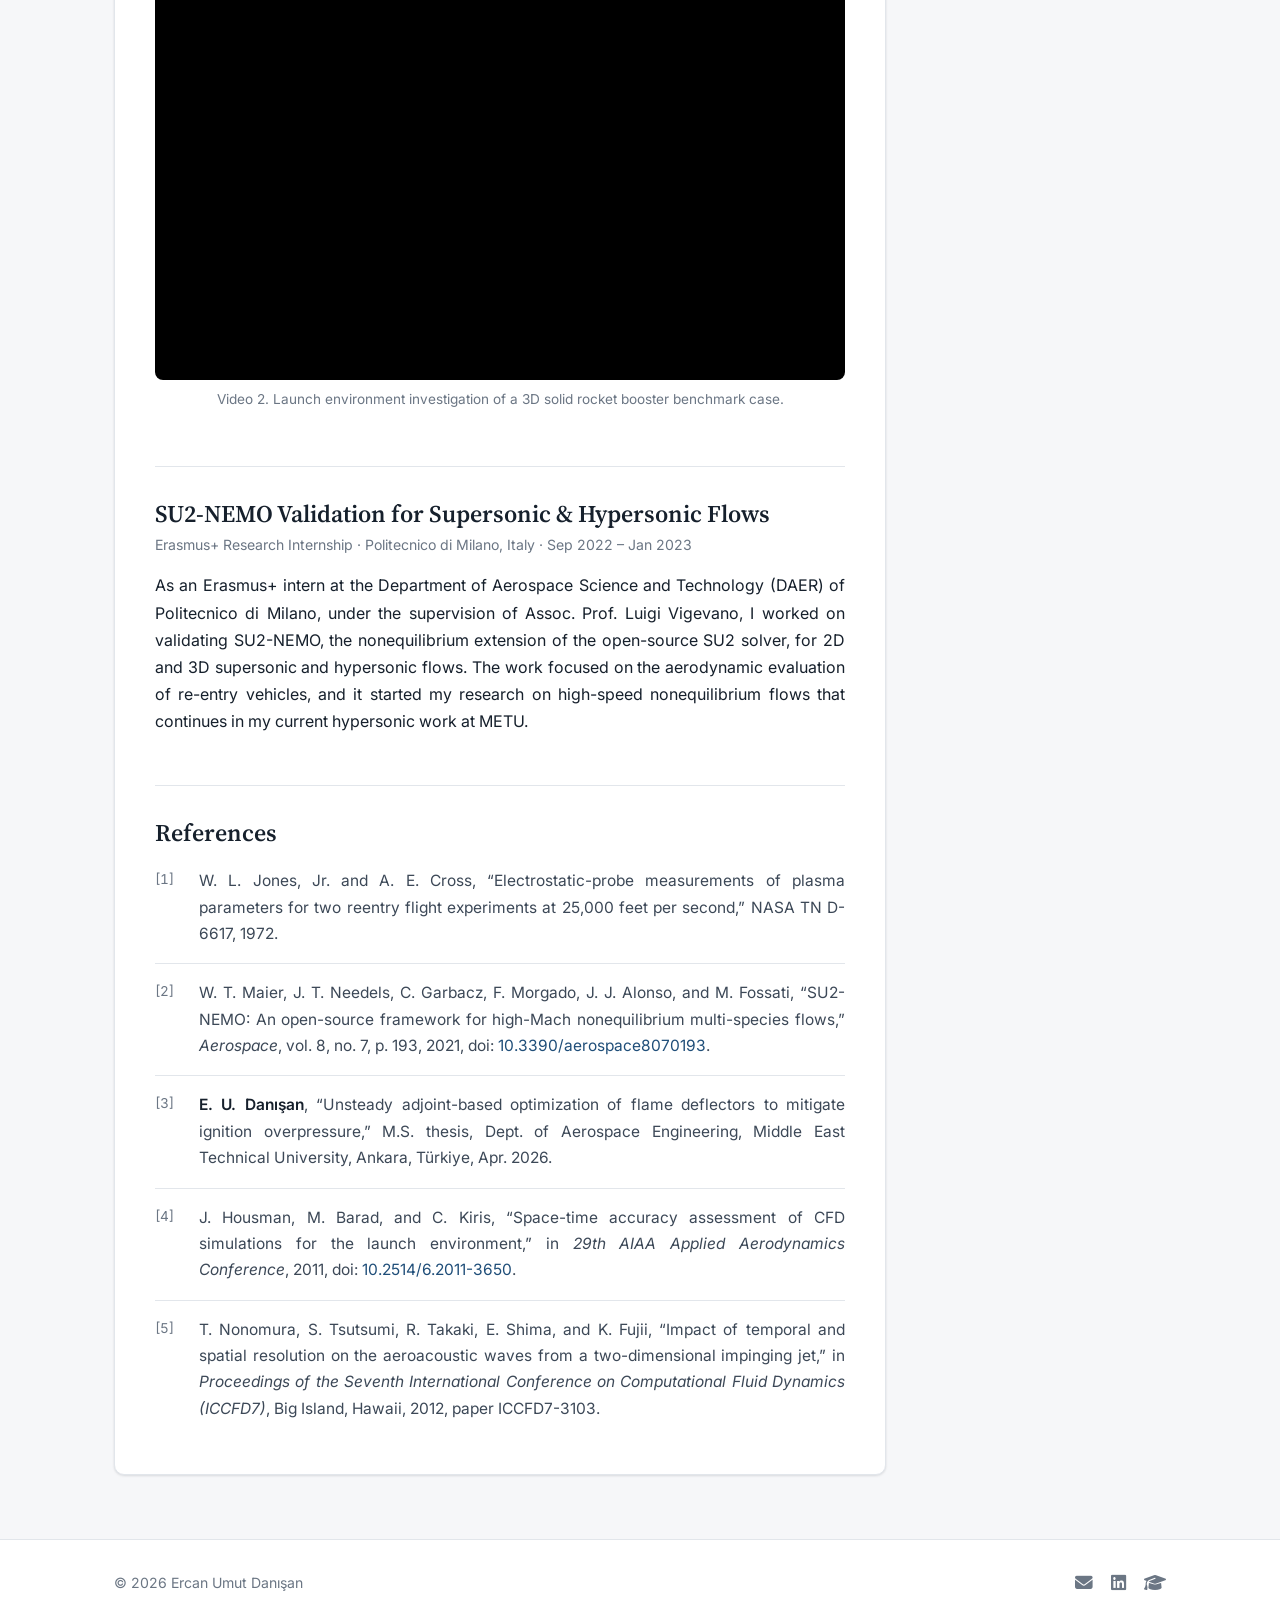
<file: research/projects.html>
<!DOCTYPE html>
<html lang="en">

<head>
  <meta charset="UTF-8" />
  <meta name="viewport" content="width=device-width, initial-scale=1" />
  <title>Ercan Umut Danışan | Projects</title>
  <meta name="description" content="Research projects - Ercan Umut Danışan" />
  <meta property="og:type" content="website" />
  <meta property="og:site_name" content="Ercan Umut Danışan" />
  <meta property="og:title" content="Ercan Umut Danışan | Projects" />
  <meta property="og:description" content="Research projects - Ercan Umut Danışan" />
  <meta property="og:url" content="https://ercanumut60.github.io/research/projects.html" />
  <meta property="og:image" content="https://ercanumut60.github.io/style/og-image.jpg" />
  <meta property="og:image:width" content="1200" />
  <meta property="og:image:height" content="630" />
  <meta property="og:image:alt" content="Ercan Umut Danışan, Aerospace Engineer and Doctoral Candidate" />
  <meta name="twitter:card" content="summary_large_image" />
  <meta name="keywords" content="aerospace engineer, projects, CFD, Ercan Umut Danışan" />
  <link rel="preconnect" href="https://fonts.googleapis.com" />
  <link rel="preconnect" href="https://fonts.gstatic.com" crossorigin />
  <link rel="stylesheet" href="https://fonts.googleapis.com/css2?family=Inter:wght@400;500;600&family=Source+Serif+4:opsz,wght@8..60,600&display=swap" />
  <link rel="stylesheet" href="https://cdnjs.cloudflare.com/ajax/libs/font-awesome/6.4.0/css/all.min.css" />
  <link rel="stylesheet" href="../style/style.css" />
  <link rel="icon" type="image/x-icon" href="../favicon.ico" />
  <script src="../style/banner.js"></script>
</head>

<body>
  <header class="site-header">
    <div class="container">
      <a class="brand" href="../">Ercan Umut Danışan<span>Aerospace Engineer &middot; Doctoral Candidate</span></a>
      <nav class="site-nav">
        <a href="../">Home</a>
        <a href="../research.html" class="active">Research</a>
        <a href="../interests.html">Beyond Research</a>
      </nav>
    </div>
  </header>

  <section class="page-hero" id="logo">
    <div class="container">
      <p class="eyebrow"><a href="../research.html">Research</a></p>
      <h1>Projects</h1>
    </div>
  </section>

  <main class="container layout">
    <article class="panel">
      <a class="back-link" href="../research.html">&larr; Back to Research</a>

        <p class="lead">A showcase of research projects I've worked on, from the most recent to the earliest.</p>

        <!-- ========================= HYPERSONIC ========================= -->
        <section id="hypersonic" class="project">
          <h2 class="project-title">Hypersonic Research</h2>
          <p class="project-meta">2026 &ndash; Present &middot; METU, under supervision of Prof. Dr. Sinan Eyi</p>

          <p>During re-entry, extreme temperatures dissociate and ionize the air around a vehicle, forming a plasma sheath that can block radio signals and cause communication blackout. Because ground tests cannot reproduce this environment, CFD is essential, and I am assessing how well open-source solvers capture these thermochemical nonequilibrium flows. Using the NASA RAM-C II flight experiment <a class="cite" href="#ref-1">[1]</a> at Mach 23.9 and 61&nbsp;km altitude as a benchmark, I compared SU2-NEMO <a class="cite" href="#ref-2">[2]</a> (with Mutation++) and <em>neqFoam</em> against ANSYS Fluent with a two-temperature model and 5-, 7- and 11-species air chemistry.</p>

          <p>All three solvers predict comparable stagnation pressure and temperature, and both open-source codes resolve the hot, highly ionized post-shock layer, with peak temperatures around 26,000&nbsp;K and electron number densities near 1.5&times;10<sup>20</sup>&nbsp;m<sup>-3</sup>. Remaining differences in electron density point to chemistry, viscous transport and electron diffusion modeling as the next steps toward predicting communication blackout. This work was presented at the <a href="publications.html">27th AIAA Hypersonics Conference</a> in Naples.</p>

          <figure class="figure narrow">
            <img src="pictures/ramc2_temperature.png" alt="Translational-rotational temperature contour around the RAM-C II nose, SU2 above and neqFoam below" />
            <figcaption>Figure 1. Translational&ndash;rotational temperature around the RAM-C II nose: SU2-NEMO (top) vs. <em>neqFoam</em> (bottom).</figcaption>
          </figure>
        </section>

        <!-- ========================= UNSTEADY ADJOINT ========================= -->
        <section id="adjoint" class="project">
          <h2 class="project-title">Unsteady Adjoint Optimization of a Flame Deflector</h2>
          <p class="project-meta">M.Sc. Thesis &middot; 2024 &ndash; 2026 &middot; METU</p>

          <p>When a solid rocket booster ignites, it launches strong, transient Ignition Overpressure (IOP) waves into the launch environment. These waves reflect off the flame deflector and travel back toward the vehicle, where the high-amplitude loads can damage the structure and sensitive payloads. My thesis <a class="cite" href="#ref-3">[3]</a> asks whether the deflector itself can be reshaped to weaken these reflected waves.</p>

          <p>Because IOP and the starting vortex that follows it are inherently unsteady, the optimization has to be time-accurate. I used the unsteady discrete adjoint framework in the open-source SU2 solver to reshape a 45&deg; flat-plate deflector, with the deflector wall controlled by the points of a free-form deformation (FFD) box. The objective measures the pressure at a probe point over a window that covers both the IOP peak and the vortex suction. It penalizes overpressure fully and suction with a lower weight, so the larger suction does not dominate.</p>

          <p>For probe point 10, just beside the rocket, the optimizer carves a concave cavity that moves the deflector away from the probe. With one row of FFD points moving, the objective drops by up to 26%, mostly through weaker suction. When both rows of FFD points can move over a 1.6&nbsp;m wall, the objective drops by 44.8%, the IOP peak by 18.8% and the vortex suction by 17.7%.</p>

          <div class="figure-row">
            <figure class="figure">
              <img src="pictures/adjoint_wall_shapes.png" alt="Baseline and optimized deflector wall shapes for 8, 10, 12 and 14 design variables, with FFD control points" />
              <figcaption>Figure 2. Optimized deflector walls for 8&ndash;14 design variables (DV). The purple box shows how the FFD control points move in the 14-DV case.</figcaption>
            </figure>
            <figure class="figure">
              <img src="pictures/adjoint_probe10_designs.png" alt="Nondimensional pressure at probe point 10 for the baseline and optimized designs" />
              <figcaption>Figure 3. Pressure at probe point 10 for the baseline and optimized designs: deformation walls of length L = 1&nbsp;m and 1.6&nbsp;m with one moving FFD row, and L = 1.6&nbsp;m with both rows (j = 0,1) moving.</figcaption>
            </figure>
          </div>

          <p>Targeting a probe on the rocket surface instead produces the opposite shape: a convex bump beneath the nozzle that reduces the objective by 43.2% and the peak surface overpressure by 20.1%. The best deflector shape therefore depends strongly on where the pressure is to be reduced. To my knowledge, this is the first time flame deflector shapes have been obtained from the unsteady adjoint sensitivity of a transient IOP&ndash;vortex objective, and the whole workflow uses open-source tools so it can be reproduced.</p>
        </section>

        <!-- ========================= FLAME DEFLECTOR ========================= -->
        <section id="flame-deflector" class="project">
          <h2 class="project-title">Flame Deflector Investigation</h2>
          <p class="project-meta">TUBITAK 1001-ARDEB #123M355 &middot; 2024 &ndash; 2025</p>

          <h3>2D Investigation</h3>
          <p>Before optimizing anything, the launch environment had to be simulated reliably. I used a benchmark from the literature <a class="cite" href="#ref-4">[4]</a>, <a class="cite" href="#ref-5">[5]</a>: a booster with a 0.1&nbsp;m nozzle placed 0.5&nbsp;m above a 45&deg; flat-plate deflector. Time-accurate SU2 simulations ramp the inlet total pressure to mimic ignition. Right after ignition, the expanding plume compresses the air between the nozzle and the deflector into the IOP wave. A starting vortex then rolls up along the deflector and creates a suction region near the vehicle, and high-frequency acoustic waves eventually dominate the field.</p>

          <p>Mesh and time-step studies <a class="cite" href="#ref-3">[3]</a> showed that the main IOP and suction peaks are insensitive to grid resolution, while the later acoustic fluctuations are not, as Housman et al. also observed <a class="cite" href="#ref-4">[4]</a>. Inviscid (Euler) and viscous (RANS) solutions both agree well with published results in the IOP region, including those of Nonomura et al. <a class="cite" href="#ref-5">[5]</a>. The inviscid model predicts a stronger suction peak, because it lacks viscous damping. Since the Euler simulations capture the main IOP&ndash;vortex structure at a fraction of the cost (about 30 minutes vs. 9 hours per run), they were used for the optimization.</p>

          <figure class="figure narrow">
            <img src="pictures/probe10_validation.png" alt="Nondimensional pressure at probe point 10: inviscid and viscous SU2 solutions compared with Nonomura et al." />
            <figcaption>Figure 4. Pressure at probe point 10: inviscid and viscous SU2 solutions vs. Nonomura et al. <a class="cite" href="#ref-5">[5]</a>.</figcaption>
          </figure>

          <div class="video-embed">
            <iframe src="https://www.youtube.com/embed/W3qELA4IXSc" title="Pressure Environment Investigation After Solid Rocket Booster Ignition for a 2D Benchmark Case" allowfullscreen></iframe>
          </div>
          <p class="video-caption">Video 1. Pressure environment after solid rocket booster ignition for the 2D benchmark case.</p>

          <h3>3D Investigation</h3>
          <p>To move toward realistic launch pads <a class="cite" href="#ref-3">[3]</a>, I modeled a 3D launch pad geometry from the literature: a four-nozzle vehicle above a deflector with a 60&deg; impingement section, a launch stand close to the rocket, and side walls that keep the flow within the pad. The fully structured volume mesh has nearly 15 million cells, and convergence was accelerated with multigrid on top of an adaptive CFL strategy.</p>

          <p>Pressure probes at the nozzle centerline, the base of the rocket, the deflector surface and beneath the launch stand trace how the IOP waves spread through the pad over time. A single inviscid run takes more than a week and its contour output for just 0.03&nbsp;s of flow reaches about 2&nbsp;TB, which is why 3D unsteady adjoint optimization is planned as future work.</p>

          <figure class="figure narrow">
            <img src="pictures/probe_D2_3d.png" alt="Nondimensional pressure history at probe D2 in the 3D launch pad" />
            <figcaption>Figure 5. Pressure at probe D2, on the line through the four nozzle centers, which the IOP waves reach first: a sharp peak shortly after ignition, followed by decaying fluctuations.</figcaption>
          </figure>

          <div class="video-embed">
            <iframe src="https://www.youtube.com/embed/HyaGymjxPKY" title="Launch Environment Investigation of a 3D Solid Rocket Booster Benchmark Case" allowfullscreen></iframe>
          </div>
          <p class="video-caption">Video 2. Launch environment investigation of a 3D solid rocket booster benchmark case.</p>
        </section>

        <!-- ========================= MILANO ========================= -->
        <section id="milano" class="project">
          <h2 class="project-title">SU2-NEMO Validation for Supersonic &amp; Hypersonic Flows</h2>
          <p class="project-meta">Erasmus+ Research Internship &middot; Politecnico di Milano, Italy &middot; Sep 2022 &ndash; Jan 2023</p>

          <p>As an Erasmus+ intern at the Department of Aerospace Science and Technology (DAER) of Politecnico di Milano, under the supervision of Assoc. Prof. Luigi Vigevano, I worked on validating SU2-NEMO, the nonequilibrium extension of the open-source SU2 solver, for 2D and 3D supersonic and hypersonic flows. The work focused on the aerodynamic evaluation of re-entry vehicles, and it started my research on high-speed nonequilibrium flows that continues in my current hypersonic work at METU.</p>
        </section>
        <section id="references" class="project">
          <h2 class="project-title">References</h2>
          <ul class="pub-list">
            <li id="ref-1">W. L. Jones, Jr. and A. E. Cross, &ldquo;Electrostatic-probe measurements of plasma parameters for two reentry flight experiments at 25,000 feet per second,&rdquo; NASA TN D-6617, 1972.</li>
            <li id="ref-2">W. T. Maier, J. T. Needels, C. Garbacz, F. Morgado, J. J. Alonso, and M. Fossati, &ldquo;SU2-NEMO: An open-source framework for high-Mach nonequilibrium multi-species flows,&rdquo; <em>Aerospace</em>, vol. 8, no. 7, p. 193, 2021, doi: <a href="https://doi.org/10.3390/aerospace8070193">10.3390/aerospace8070193</a>.</li>
            <li id="ref-3"><span class="me">E. U. Danışan</span>, &ldquo;Unsteady adjoint-based optimization of flame deflectors to mitigate ignition overpressure,&rdquo; M.S. thesis, Dept. of Aerospace Engineering, Middle East Technical University, Ankara, Türkiye, Apr. 2026.</li>
            <li id="ref-4">J. Housman, M. Barad, and C. Kiris, &ldquo;Space-time accuracy assessment of CFD simulations for the launch environment,&rdquo; in <em>29th AIAA Applied Aerodynamics Conference</em>, 2011, doi: <a href="https://doi.org/10.2514/6.2011-3650">10.2514/6.2011-3650</a>.</li>
            <li id="ref-5">T. Nonomura, S. Tsutsumi, R. Takaki, E. Shima, and K. Fujii, &ldquo;Impact of temporal and spatial resolution on the aeroacoustic waves from a two-dimensional impinging jet,&rdquo; in <em>Proceedings of the Seventh International Conference on Computational Fluid Dynamics (ICCFD7)</em>, Big Island, Hawaii, 2012, paper ICCFD7-3103.</li>
          </ul>
        </section>
    </article>

    <aside class="toc">
      <h3>On this page</h3>
      <ul>
          <li><a href="#hypersonic">Hypersonic Research</a></li>
          <li><a href="#adjoint">Unsteady Adjoint Optimization</a></li>
          <li><a href="#flame-deflector">Flame Deflector Investigation</a></li>
          <li><a href="#milano">Politecnico di Milano</a></li>
          <li><a href="#references">References</a></li>
      </ul>
    </aside>
  </main>

  <footer class="site-footer">
    <div class="container">
      <p>&copy; 2026 Ercan Umut Danışan</p>
      <div class="footer-links">
        <a href="mailto:ercan.danisan@metu.edu.tr" aria-label="Email"><i class="fa-solid fa-envelope"></i></a>
        <a href="https://www.linkedin.com/in/ercanumutdanışan/" aria-label="LinkedIn"><i class="fab fa-linkedin"></i></a>
        <a href="https://scholar.google.com/citations?user=Jy3HYMwAAAAJ" aria-label="Google Scholar"><i class="fa-solid fa-graduation-cap"></i></a>
      </div>
    </div>
  </footer>
</body>
</html>
</file>
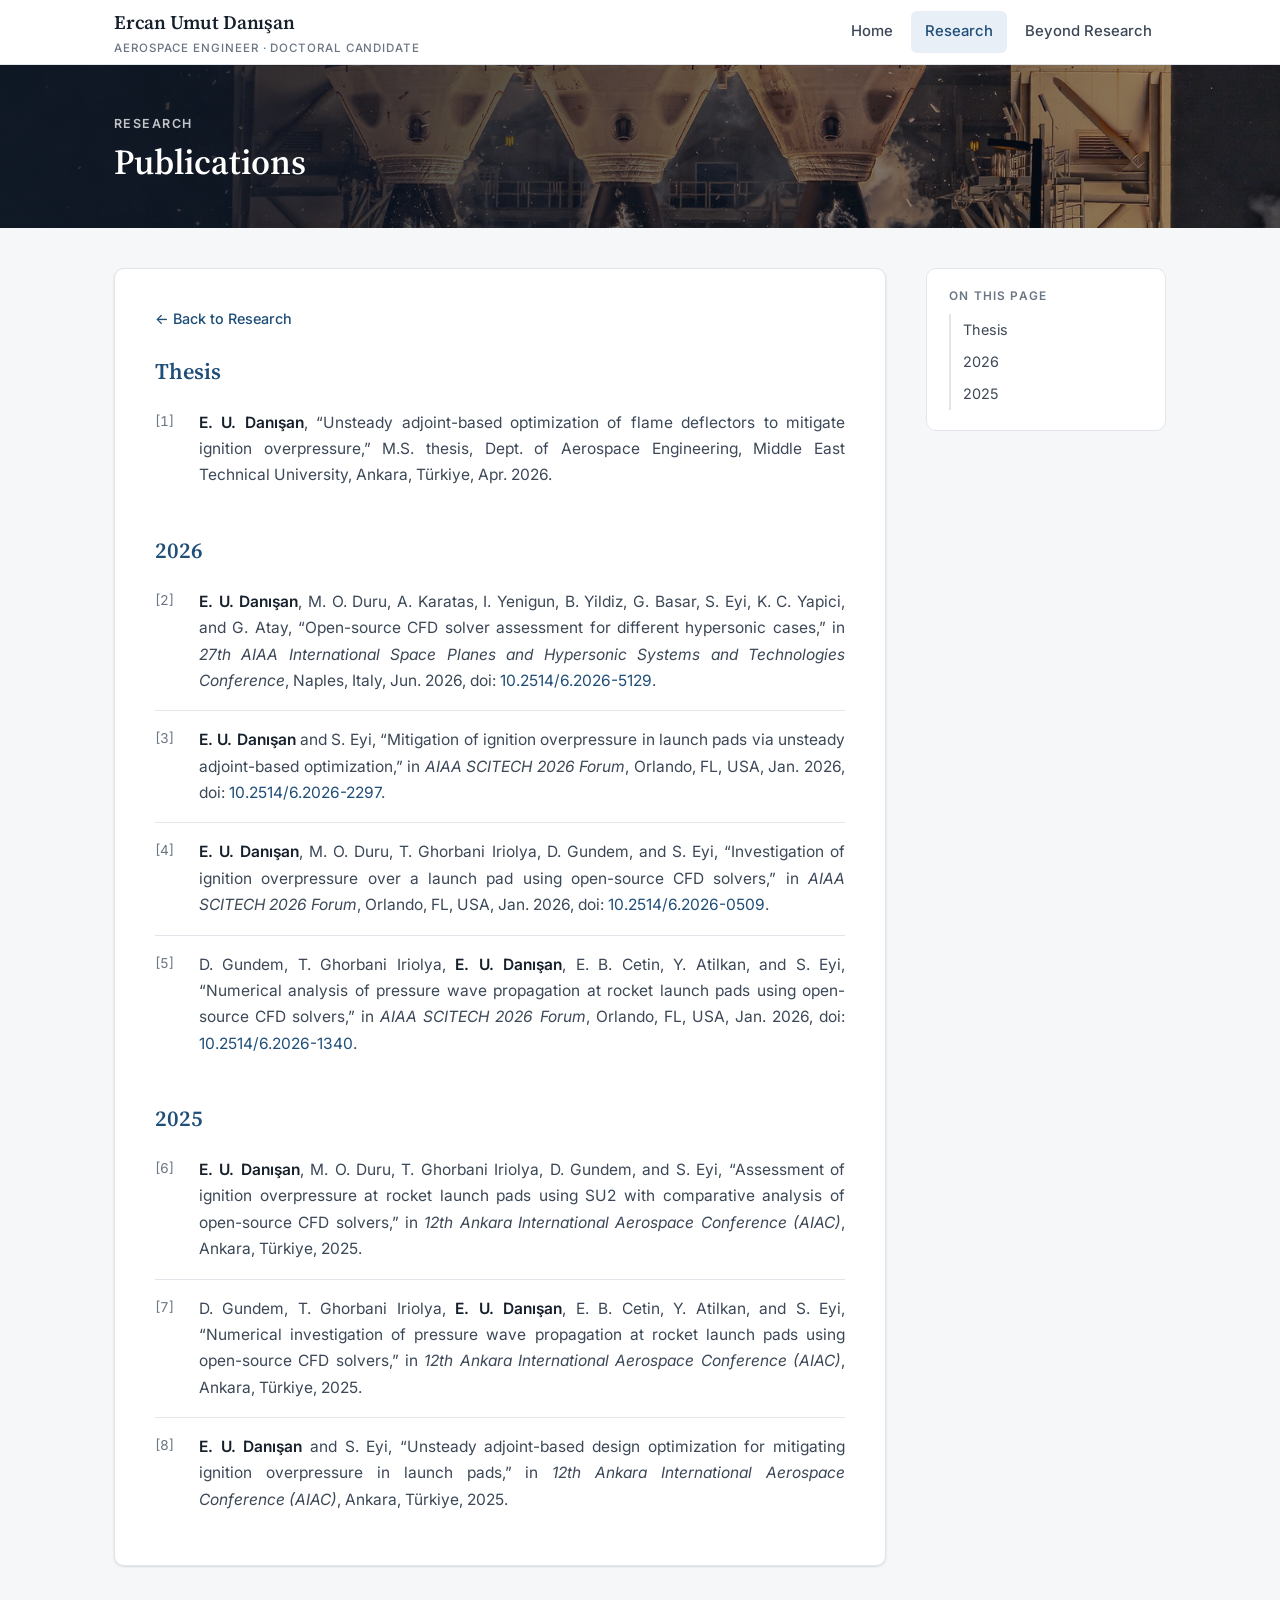
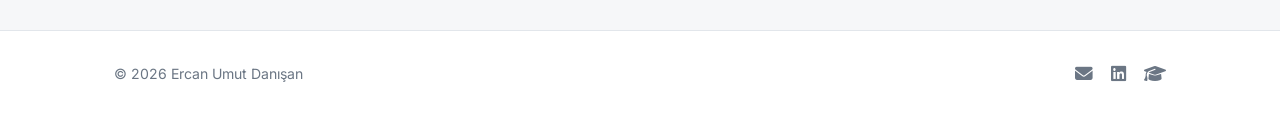
<file: research/publications.html>
<!DOCTYPE html>
<html lang="en">

<head>
  <meta charset="UTF-8" />
  <meta name="viewport" content="width=device-width, initial-scale=1" />
  <title>Ercan Umut Danışan | Publications</title>
  <meta name="description" content="Publications - Ercan Umut Danışan" />
  <meta property="og:type" content="website" />
  <meta property="og:site_name" content="Ercan Umut Danışan" />
  <meta property="og:title" content="Ercan Umut Danışan | Publications" />
  <meta property="og:description" content="Publications - Ercan Umut Danışan" />
  <meta property="og:url" content="https://ercanumut60.github.io/research/publications.html" />
  <meta property="og:image" content="https://ercanumut60.github.io/style/og-image.jpg" />
  <meta property="og:image:width" content="1200" />
  <meta property="og:image:height" content="630" />
  <meta property="og:image:alt" content="Ercan Umut Danışan, Aerospace Engineer and Doctoral Candidate" />
  <meta name="twitter:card" content="summary_large_image" />
  <meta name="keywords" content="aerospace engineer, publications, Ercan Umut Danışan" />
  <link rel="preconnect" href="https://fonts.googleapis.com" />
  <link rel="preconnect" href="https://fonts.gstatic.com" crossorigin />
  <link rel="stylesheet" href="https://fonts.googleapis.com/css2?family=Inter:wght@400;500;600&family=Source+Serif+4:opsz,wght@8..60,600&display=swap" />
  <link rel="stylesheet" href="https://cdnjs.cloudflare.com/ajax/libs/font-awesome/6.4.0/css/all.min.css" />
  <link rel="stylesheet" href="../style/style.css" />
  <link rel="icon" type="image/x-icon" href="../favicon.ico" />
  <script src="../style/banner.js"></script>
</head>

<body>
  <header class="site-header">
    <div class="container">
      <a class="brand" href="../">Ercan Umut Danışan<span>Aerospace Engineer &middot; Doctoral Candidate</span></a>
      <nav class="site-nav">
        <a href="../">Home</a>
        <a href="../research.html" class="active">Research</a>
        <a href="../interests.html">Beyond Research</a>
      </nav>
    </div>
  </header>

  <section class="page-hero" id="logo">
    <div class="container">
      <p class="eyebrow"><a href="../research.html">Research</a></p>
      <h1>Publications</h1>
    </div>
  </section>

  <main class="container layout">
    <article class="panel">
      <a class="back-link" href="../research.html">&larr; Back to Research</a>

        <h3 class="pub-year" id="thesis">Thesis</h3>
        <ul class="pub-list">
          <li>
            <span class="me">E. U. Danışan</span>, &ldquo;Unsteady adjoint-based optimization of flame deflectors to mitigate ignition overpressure,&rdquo; M.S. thesis, Dept. of Aerospace Engineering, Middle East Technical University, Ankara, Türkiye, Apr. 2026.
          </li>
        </ul>

        <h3 class="pub-year" id="year-2026">2026</h3>
        <ul class="pub-list">
          <li>
            <span class="me">E. U. Danışan</span>, M. O. Duru, A. Karatas, I. Yenigun, B. Yildiz, G. Basar, S. Eyi, K. C. Yapici, and G. Atay, &ldquo;Open-source CFD solver assessment for different hypersonic cases,&rdquo; in <em>27th AIAA International Space Planes and Hypersonic Systems and Technologies Conference</em>, Naples, Italy, Jun. 2026, doi: <a href="https://doi.org/10.2514/6.2026-5129">10.2514/6.2026-5129</a>.
          </li>
          <li>
            <span class="me">E. U. Danışan</span> and S. Eyi, &ldquo;Mitigation of ignition overpressure in launch pads via unsteady adjoint-based optimization,&rdquo; in <em>AIAA SCITECH 2026 Forum</em>, Orlando, FL, USA, Jan. 2026, doi: <a href="https://doi.org/10.2514/6.2026-2297">10.2514/6.2026-2297</a>.
          </li>
          <li>
            <span class="me">E. U. Danışan</span>, M. O. Duru, T. Ghorbani Iriolya, D. Gundem, and S. Eyi, &ldquo;Investigation of ignition overpressure over a launch pad using open-source CFD solvers,&rdquo; in <em>AIAA SCITECH 2026 Forum</em>, Orlando, FL, USA, Jan. 2026, doi: <a href="https://doi.org/10.2514/6.2026-0509">10.2514/6.2026-0509</a>.
          </li>
          <li>
            D. Gundem, T. Ghorbani Iriolya, <span class="me">E. U. Danışan</span>, E. B. Cetin, Y. Atilkan, and S. Eyi, &ldquo;Numerical analysis of pressure wave propagation at rocket launch pads using open-source CFD solvers,&rdquo; in <em>AIAA SCITECH 2026 Forum</em>, Orlando, FL, USA, Jan. 2026, doi: <a href="https://doi.org/10.2514/6.2026-1340">10.2514/6.2026-1340</a>.
          </li>
        </ul>

        <h3 class="pub-year" id="year-2025">2025</h3>
        <ul class="pub-list">
          <li>
            <span class="me">E. U. Danışan</span>, M. O. Duru, T. Ghorbani Iriolya, D. Gundem, and S. Eyi, &ldquo;Assessment of ignition overpressure at rocket launch pads using SU2 with comparative analysis of open-source CFD solvers,&rdquo; in <em>12th Ankara International Aerospace Conference (AIAC)</em>, Ankara, Türkiye, 2025.
          </li>
          <li>
            D. Gundem, T. Ghorbani Iriolya, <span class="me">E. U. Danışan</span>, E. B. Cetin, Y. Atilkan, and S. Eyi, &ldquo;Numerical investigation of pressure wave propagation at rocket launch pads using open-source CFD solvers,&rdquo; in <em>12th Ankara International Aerospace Conference (AIAC)</em>, Ankara, Türkiye, 2025.
          </li>
          <li>
            <span class="me">E. U. Danışan</span> and S. Eyi, &ldquo;Unsteady adjoint-based design optimization for mitigating ignition overpressure in launch pads,&rdquo; in <em>12th Ankara International Aerospace Conference (AIAC)</em>, Ankara, Türkiye, 2025.
          </li>
        </ul>
    </article>

    <aside class="toc">
      <h3>On this page</h3>
      <ul>
          <li><a href="#thesis">Thesis</a></li>
          <li><a href="#year-2026">2026</a></li>
          <li><a href="#year-2025">2025</a></li>
      </ul>
    </aside>
  </main>

  <footer class="site-footer">
    <div class="container">
      <p>&copy; 2026 Ercan Umut Danışan</p>
      <div class="footer-links">
        <a href="mailto:ercan.danisan@metu.edu.tr" aria-label="Email"><i class="fa-solid fa-envelope"></i></a>
        <a href="https://www.linkedin.com/in/ercanumutdanışan/" aria-label="LinkedIn"><i class="fab fa-linkedin"></i></a>
        <a href="https://scholar.google.com/citations?user=Jy3HYMwAAAAJ" aria-label="Google Scholar"><i class="fa-solid fa-graduation-cap"></i></a>
      </div>
    </div>
  </footer>
</body>
</html>
</file>
<file: style/style.css>
/* ==========================================================================
   Ercan Umut Danışan — site stylesheet
   All shared styles live here; pages carry no inline <style> blocks.
   ========================================================================== */

:root {
  --bg: #f6f7f9;
  --surface: #ffffff;
  --surface-alt: #f1f3f6;
  --ink: #16202c;
  --ink-soft: #3c4857;
  --muted: #6b7684;
  --line: #e2e6eb;
  --accent: #1f4e79;
  --accent-strong: #163a5c;
  --accent-tint: #e8eff6;
  --radius: 10px;
  --shadow: 0 1px 2px rgba(16, 24, 40, 0.05), 0 1px 3px rgba(16, 24, 40, 0.08);
  --shadow-lg: 0 10px 24px rgba(16, 24, 40, 0.10);
  --container: 1100px;
  --serif: 'Source Serif 4', Georgia, 'Times New Roman', serif;
  --sans: 'Inter', -apple-system, BlinkMacSystemFont, 'Segoe UI', Roboto, Arial, sans-serif;
}

*, *::before, *::after { box-sizing: border-box; }

html { scroll-behavior: smooth; }

body {
  margin: 0;
  font-family: var(--sans);
  font-size: 16px;
  line-height: 1.7;
  color: var(--ink);
  background: var(--bg);
  -webkit-font-smoothing: antialiased;
  min-height: 100vh;
  display: flex;
  flex-direction: column;
}

body > main { flex: 1; }

img { max-width: 100%; display: block; }

a { color: var(--accent); text-decoration: none; }
a:hover { color: var(--accent-strong); text-decoration: underline; }

h1, h2, h3, h4 {
  font-family: var(--serif);
  font-weight: 600;
  line-height: 1.25;
  color: var(--ink);
  margin: 0 0 0.5em;
}

h1 { font-size: 2.2rem; }
h2 { font-size: 1.6rem; }
h3 { font-size: 1.2rem; }

p { margin: 0 0 1.1em; }

main p,
.entry-desc,
.pub-list li {
  text-align: justify;
}

/* Hide TODO placeholders that contain only comments */
p:empty, figcaption:empty, .project-meta:empty, .card-body p:empty { display: none; }

.container {
  width: 100%;
  max-width: var(--container);
  margin: 0 auto;
  padding: 0 24px;
}

/* ---------- Header / navigation ---------- */

.site-header {
  position: sticky;
  top: 0;
  z-index: 50;
  background: rgba(255, 255, 255, 0.92);
  backdrop-filter: saturate(180%) blur(8px);
  border-bottom: 1px solid var(--line);
}

.site-header .container {
  display: flex;
  align-items: center;
  justify-content: space-between;
  gap: 16px;
  min-height: 64px;
  flex-wrap: wrap;
}

.brand {
  font-family: var(--serif);
  font-size: 1.2rem;
  font-weight: 600;
  color: var(--ink);
  letter-spacing: -0.01em;
}

.brand:hover { color: var(--accent); text-decoration: none; }

.brand span {
  display: block;
  font-family: var(--sans);
  font-size: 0.72rem;
  font-weight: 500;
  letter-spacing: 0.08em;
  text-transform: uppercase;
  color: var(--muted);
}

.site-nav { display: flex; gap: 4px; flex-wrap: wrap; }

.site-nav a {
  padding: 8px 14px;
  border-radius: 6px;
  font-size: 0.93rem;
  font-weight: 500;
  color: var(--ink-soft);
}

.site-nav a:hover { background: var(--surface-alt); color: var(--ink); text-decoration: none; }

.site-nav a.active { color: var(--accent); background: var(--accent-tint); }

/* ---------- Hero banners (image set by banner.js on #logo) ---------- */

.hero,
.page-hero {
  position: relative;
  background-color: var(--accent-strong);
  background-size: cover;
  background-position: center;
  color: #fff;
}

.hero::before,
.page-hero::before {
  content: "";
  position: absolute;
  inset: 0;
  background: linear-gradient(90deg, rgba(10, 22, 38, 0.85) 0%, rgba(10, 22, 38, 0.55) 60%, rgba(10, 22, 38, 0.35) 100%);
}

.hero .container,
.page-hero .container { position: relative; }

/* Home banner: widened copy of the Merlin photo (extra sky on the left) keeps the rocket right of the name */
.hero[data-banner="Merlin-1-X4-wide.jpg"] { background-position: center 40%; }

.hero { padding: 44px 0 40px; }
.page-hero { padding: 48px 0 44px; }

.hero h1,
.page-hero h1 { color: #fff; margin: 0; }

.hero h1 { font-size: 2.8rem; letter-spacing: -0.01em; }

.hero .tagline {
  margin: 10px 0 0;
  font-size: 1.15rem;
  color: rgba(255, 255, 255, 0.88);
  max-width: 640px;
}

.eyebrow {
  margin: 0 0 6px;
  font-size: 0.78rem;
  font-weight: 600;
  letter-spacing: 0.12em;
  text-transform: uppercase;
  color: rgba(255, 255, 255, 0.75);
}

.eyebrow a { color: inherit; }
.eyebrow a:hover { color: #fff; }

/* ---------- Page layout ---------- */

.layout {
  display: grid;
  grid-template-columns: minmax(0, 1fr) 240px;
  gap: 40px;
  padding-top: 40px;
  padding-bottom: 64px;
  align-items: start;
}

.layout.home { grid-template-columns: 290px minmax(0, 1fr); }
.layout.single { grid-template-columns: minmax(0, 1fr); }

.panel {
  background: var(--surface);
  border: 1px solid var(--line);
  border-radius: var(--radius);
  box-shadow: var(--shadow);
  padding: 36px 40px;
}

.lead { font-size: 1.08rem; color: var(--ink-soft); }

/* ---------- Profile card (home) ---------- */

.profile {
  position: sticky;
  top: 88px;
  text-align: center;
  padding: 28px 24px;
}

.profile-photo {
  width: 160px;
  height: 160px;
  margin: 0 auto 16px;
  border-radius: 50%;
  object-fit: cover;
  object-position: 50% 0%;
  border: 4px solid var(--surface);
  box-shadow: 0 0 0 1px var(--line), var(--shadow);
}

.profile h2 { font-size: 1.35rem; margin-bottom: 4px; }

.profile p { text-align: center; }

.profile .role { margin: 0 0 18px; color: var(--ink-soft); font-weight: 500; }

.contact-list {
  list-style: none;
  margin: 0;
  padding: 18px 0 0;
  border-top: 1px solid var(--line);
  text-align: left;
  font-size: 0.9rem;
}

.contact-list li { margin: 0 0 10px; display: flex; gap: 10px; align-items: baseline; }
.contact-list i { width: 16px; color: var(--accent); text-align: center; flex-shrink: 0; }
.contact-list a { color: var(--ink-soft); word-break: break-word; }
.contact-list a:hover { color: var(--accent); }
.contact-list .address { color: var(--muted); line-height: 1.5; font-size: 0.85rem; }

/* ---------- Home sections ---------- */

.section { margin-top: 36px; }

.section-heading {
  font-size: 1.3rem;
  padding-bottom: 8px;
  margin-bottom: 16px;
  border-bottom: 1px solid var(--line);
}

.tags { display: flex; flex-wrap: wrap; gap: 8px; margin: 0; padding: 0; list-style: none; }

.tags li {
  padding: 5px 12px;
  border-radius: 999px;
  background: var(--accent-tint);
  color: var(--accent-strong);
  font-size: 0.86rem;
  font-weight: 500;
}

.timeline { list-style: none; margin: 0; padding: 0; }

.timeline li {
  display: grid;
  grid-template-columns: 110px 1fr;
  gap: 16px;
  padding: 10px 0;
  border-bottom: 1px dashed var(--line);
}

.timeline li:last-child { border-bottom: 0; }
.timeline .when { color: var(--muted); font-size: 0.9rem; font-variant-numeric: tabular-nums; }
.timeline .what { color: var(--ink-soft); }
.timeline .what strong { color: var(--ink); font-weight: 600; }

.more-link { display: inline-block; margin-top: 10px; font-weight: 500; font-size: 0.93rem; }

/* ---------- Cards (hub pages) ---------- */

.cards {
  display: grid;
  grid-template-columns: repeat(auto-fill, minmax(260px, 1fr));
  gap: 24px;
  margin-top: 24px;
}

.card {
  display: flex;
  flex-direction: column;
  background: var(--surface);
  border: 1px solid var(--line);
  border-radius: var(--radius);
  box-shadow: var(--shadow);
  overflow: hidden;
  color: var(--ink);
  transition: box-shadow 0.2s, transform 0.2s;
}

.card:hover { box-shadow: var(--shadow-lg); transform: translateY(-3px); text-decoration: none; color: var(--ink); }

.card img { width: 100%; height: 190px; object-fit: cover; }

.card-body { padding: 20px 22px 22px; flex: 1; display: flex; flex-direction: column; }
.card-body h2 { font-size: 1.25rem; margin-bottom: 6px; }
.card-body p { color: var(--muted); font-size: 0.93rem; line-height: 1.6; margin: 0 0 14px; }
.card-body .card-link { margin-top: auto; color: var(--accent); font-weight: 500; font-size: 0.9rem; }

/* ---------- Table of contents (subpages) ---------- */

.toc {
  position: sticky;
  top: 88px;
  padding: 20px 22px;
  background: var(--surface);
  border: 1px solid var(--line);
  border-radius: var(--radius);
  font-size: 0.9rem;
}

.toc h3 {
  font-family: var(--sans);
  font-size: 0.74rem;
  font-weight: 600;
  letter-spacing: 0.1em;
  text-transform: uppercase;
  color: var(--muted);
  margin: 0 0 10px;
}

.toc ul { list-style: none; margin: 0; padding: 0; }
.toc li { margin: 0; }

.toc a {
  display: block;
  padding: 6px 0 6px 12px;
  border-left: 2px solid var(--line);
  color: var(--ink-soft);
  line-height: 1.4;
}

.toc a:hover { color: var(--accent); border-left-color: var(--accent); text-decoration: none; }

.back-link { display: inline-block; margin-bottom: 18px; font-size: 0.9rem; font-weight: 500; }

/* ---------- Sections on subpages ---------- */

.section-title {
  font-size: 1.5rem;
  padding-bottom: 8px;
  margin: 36px 0 8px;
  border-bottom: 1px solid var(--line);
  scroll-margin-top: 90px;
}

.project {
  padding: 32px 0;
  border-bottom: 1px solid var(--line);
  scroll-margin-top: 90px;
}

.project:last-child { border-bottom: 0; padding-bottom: 0; }

.project-title { font-size: 1.5rem; margin-bottom: 4px; }
.project h3 { margin-top: 24px; margin-bottom: 4px; }

.project-meta {
  margin: 0 0 16px;
  font-size: 0.88rem;
  color: var(--muted);
}

/* ---------- Place list (museums: original name + English name and city) ---------- */

.place-list { list-style: none; margin: 0; padding: 0; }
.place-list li {
  padding: 10px 0 10px 14px;
  border-left: 3px solid var(--accent-tint);
  margin-bottom: 8px;
  text-align: left;
}
.place-name { display: block; font-weight: 600; color: var(--ink); }
.place-meta { display: block; font-size: 0.88rem; color: var(--muted); }

/* ---------- Repertoire (song list grouped by artist) ---------- */

.repertoire { columns: 3 200px; column-gap: 28px; margin-top: 12px; }
.repertoire-group { break-inside: avoid; margin: 0 0 18px; }
.repertoire-group h4 {
  margin: 0 0 4px;
  font-family: var(--sans);
  font-size: 0.95rem;
  font-weight: 600;
  color: var(--accent);
}
.repertoire-group ul { margin: 0; padding-left: 18px; color: var(--ink-soft); font-size: 0.95rem; }
.repertoire-group li { margin: 0 0 2px; text-align: left; }

/* ---------- Experience entries ---------- */

.entry { padding: 20px 0; border-bottom: 1px solid var(--line); }
.entry:last-child { border-bottom: 0; }

.entry-header {
  display: flex;
  justify-content: space-between;
  align-items: baseline;
  flex-wrap: wrap;
  gap: 4px 16px;
}

.entry-title { font-family: var(--sans); font-size: 1.05rem; font-weight: 600; margin: 0; }

.entry-date {
  font-size: 0.85rem;
  color: var(--muted);
  font-variant-numeric: tabular-nums;
  white-space: nowrap;
}

.entry-org { margin: 2px 0 8px; color: var(--accent); font-size: 0.95rem; font-weight: 500; }
.entry-desc { color: var(--ink-soft); font-size: 0.97rem; }
.entry-desc ul { margin: 8px 0 0; padding-left: 20px; }
.entry-desc li { margin: 0 0 4px; }

/* ---------- Publications ---------- */

.pub-year {
  font-size: 1.4rem;
  color: var(--accent);
  margin: 32px 0 8px;
  scroll-margin-top: 90px;
}

.pub-year:first-of-type { margin-top: 8px; }

.panel { counter-reset: pub; }

.pub-list { list-style: none; margin: 0; padding: 0; }

.pub-list li {
  position: relative;
  padding: 16px 0 16px 44px;
  border-bottom: 1px solid var(--line);
  color: var(--ink-soft);
  font-size: 0.97rem;
}

.pub-list li:last-child { border-bottom: 0; }

.pub-list li::before {
  counter-increment: pub;
  content: "[" counter(pub) "]";
  position: absolute;
  left: 0;
  top: 16px;
  color: var(--muted);
  font-size: 0.85rem;
  font-variant-numeric: tabular-nums;
}

.cite { white-space: nowrap; }

.pub-list li:target { background: var(--accent-tint); }

.pub-list .me { color: var(--ink); font-weight: 600; }

.pub-compact li { padding-left: 0; }
.pub-compact li::before { display: none; }

/* ---------- Figures & video ---------- */

.figure { margin: 22px 0; }

.figure img {
  width: 100%;
  height: auto;
  border-radius: 8px;
  border: 1px solid var(--line);
}

.figure figcaption {
  margin-top: 8px;
  font-size: 0.85rem;
  color: var(--muted);
  text-align: center;
  line-height: 1.5;
}

.figure.narrow img { max-width: 440px; margin: 0 auto; }

.figure-row { display: grid; grid-template-columns: 1fr 1fr; gap: 16px; margin: 22px 0; }
.figure-row .figure { margin: 0; }

.video-embed {
  position: relative;
  aspect-ratio: 16 / 9;
  margin: 22px 0 8px;
  border-radius: 8px;
  overflow: hidden;
  background: #000;
}

.video-embed iframe { position: absolute; inset: 0; width: 100%; height: 100%; border: 0; }

.video-caption { font-size: 0.85rem; color: var(--muted); text-align: center; margin-bottom: 22px; }

/* ---------- Footer ---------- */

.site-footer {
  border-top: 1px solid var(--line);
  background: var(--surface);
  padding: 28px 0;
  font-size: 0.88rem;
  color: var(--muted);
}

.site-footer .container {
  display: flex;
  justify-content: space-between;
  align-items: center;
  flex-wrap: wrap;
  gap: 12px;
}

.site-footer p { margin: 0; }

.footer-links { display: flex; gap: 18px; }
.footer-links a { color: var(--muted); font-size: 1.1rem; }
.footer-links a:hover { color: var(--accent); }

/* ---------- Responsive ---------- */

@media (max-width: 900px) {
  .layout,
  .layout.home { grid-template-columns: minmax(0, 1fr); gap: 24px; }
  .profile, .toc { position: static; }
  .toc { order: -1; }
}

@media (max-width: 600px) {
  main p, .entry-desc, .pub-list li { hyphens: auto; }
  .container { padding: 0 16px; }
  .panel { padding: 24px 20px; }
  .hero { padding: 32px 0 28px; }
  .hero[data-banner="Merlin-1-X4-wide.jpg"] { background-position: 72% center; }
  .hero h1 { font-size: 2.1rem; }
  .page-hero { padding: 36px 0 32px; }
  h1 { font-size: 1.8rem; }
  .figure-row { grid-template-columns: 1fr; }
  .timeline li { grid-template-columns: 1fr; gap: 0; }
  .site-header .container { padding-top: 10px; padding-bottom: 10px; }
}
</file>
